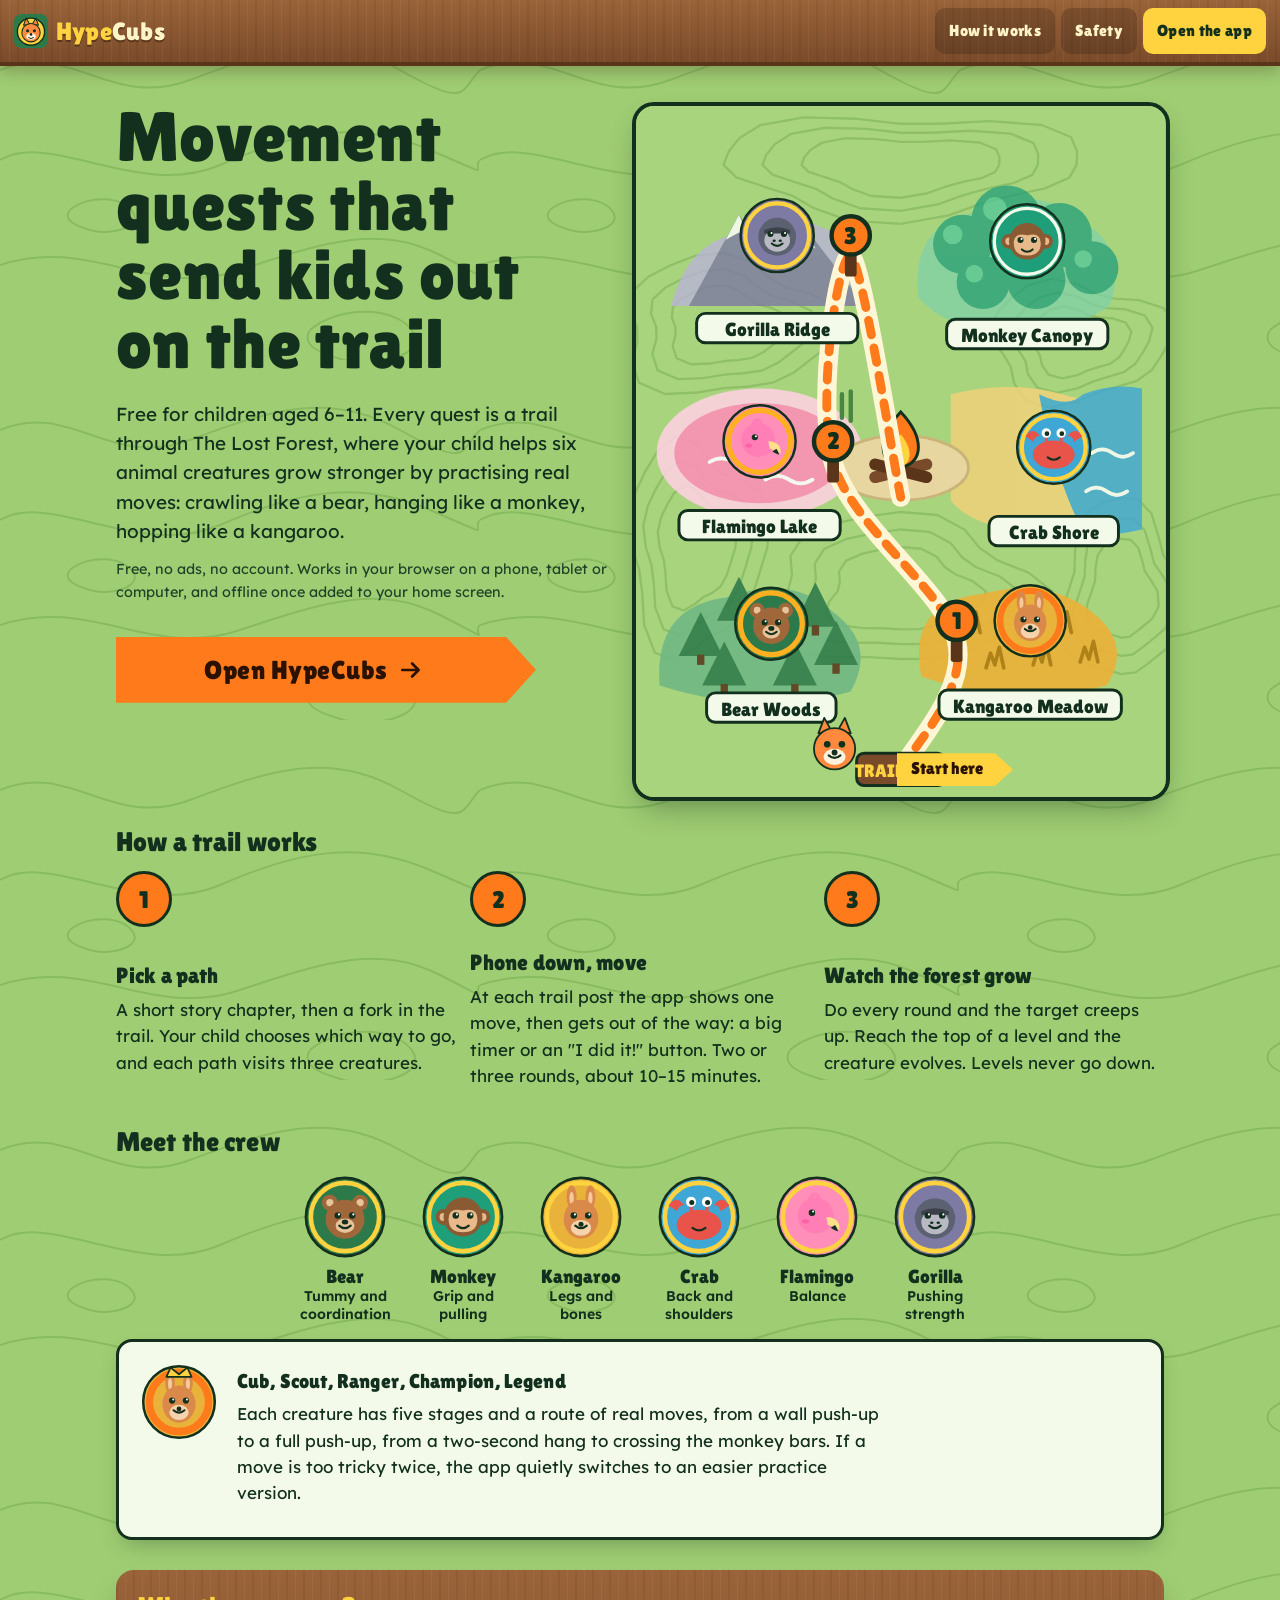
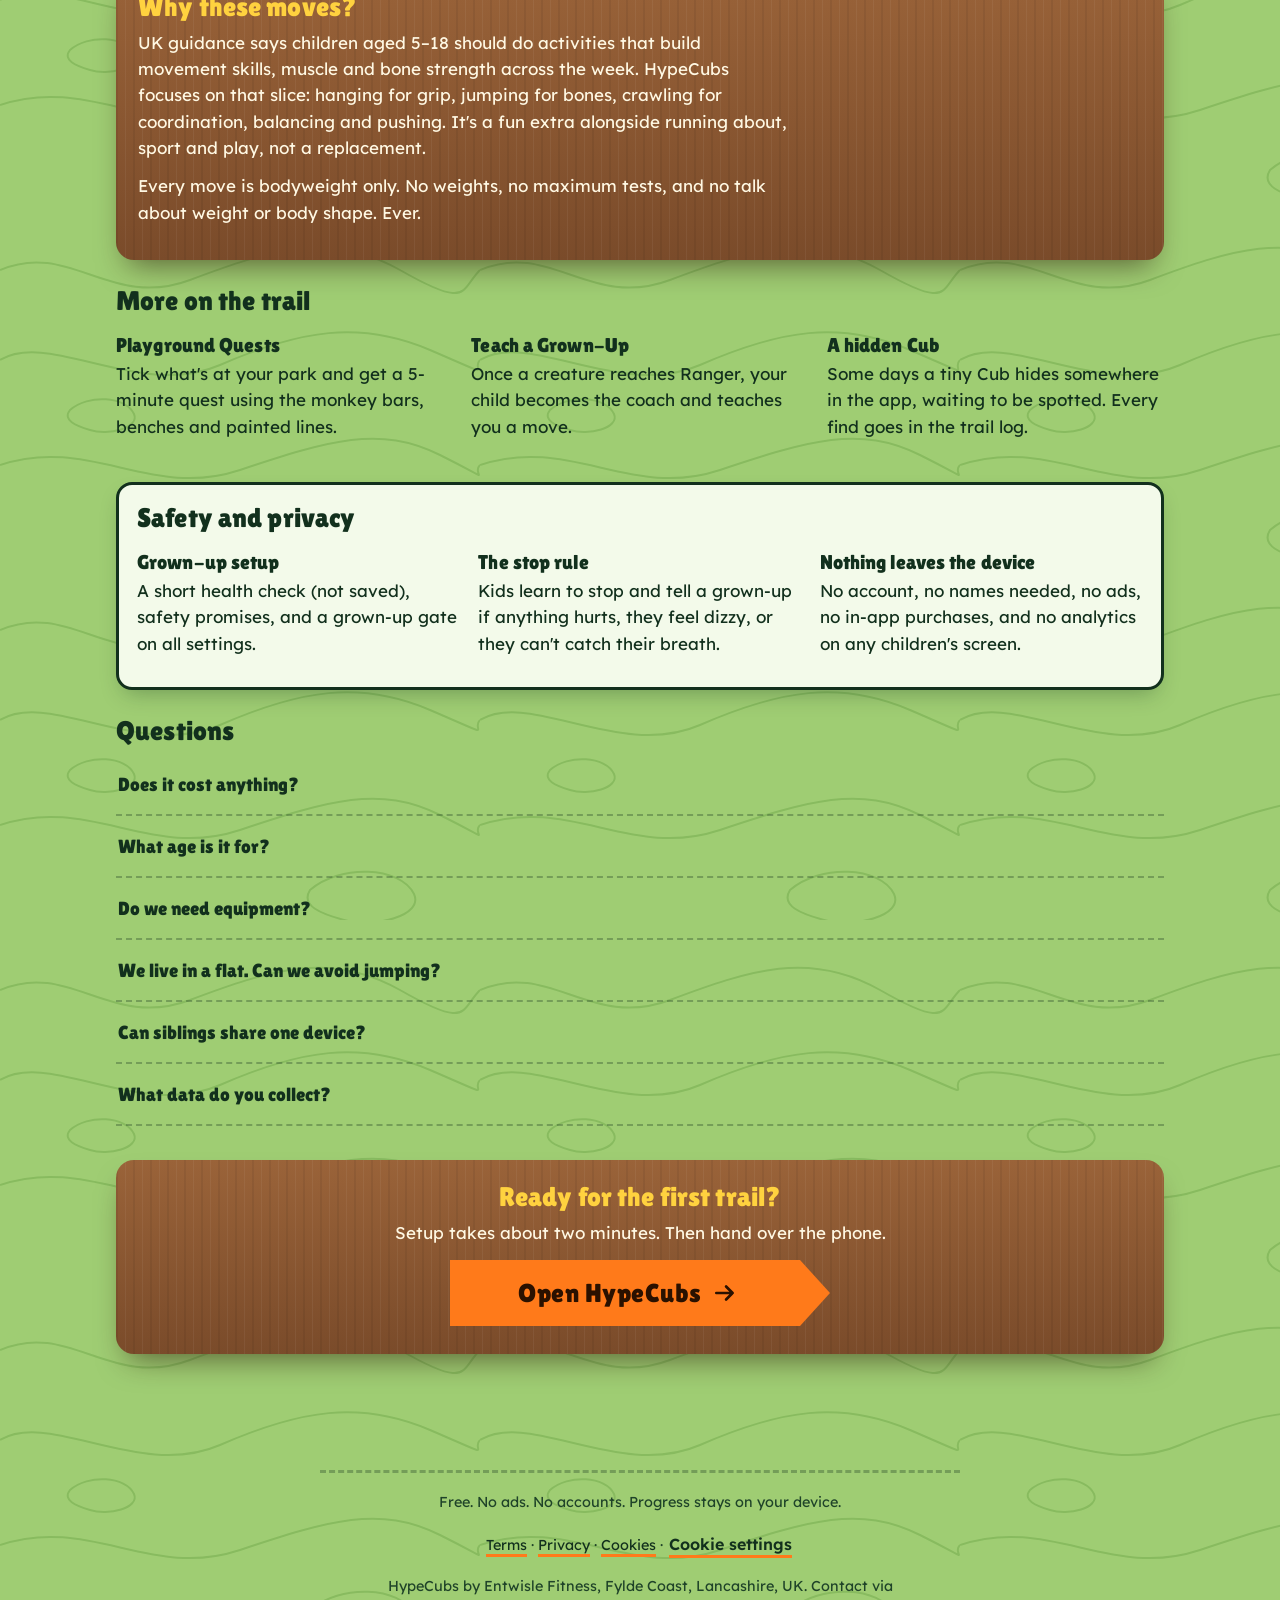
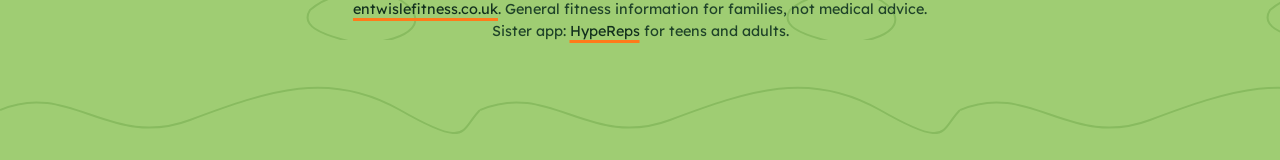
<file: index.html>
<!doctype html>
<html lang="en-GB">
<head>
<meta charset="utf-8">
<meta name="viewport" content="width=device-width, initial-scale=1, viewport-fit=cover">
<title>HypeCubs: free movement quests for kids aged 6–11</title>
<meta name="description" content="HypeCubs is a free, ad-free app for children aged 6–11. Short movement quests where kids level up six animal creatures by practising crawling, hanging, jumping, balancing and pushing. No account, nothing leaves the device.">
<meta name="theme-color" content="#7a4b2a">
<link rel="canonical" href="https://hypecubs.vercel.app/">
<link rel="manifest" href="manifest.webmanifest">
<link rel="icon" href="icon.svg" type="image/svg+xml">
<link rel="apple-touch-icon" href="icon.svg">
<meta property="og:title" content="HypeCubs: free movement quests for kids">
<meta property="og:description" content="Kids level up six animal creatures by practising real movement skills. Free, no ads, no account.">
<meta property="og:type" content="website">
<meta property="og:url" content="https://hypecubs.vercel.app/">
<link rel="preload" href="fonts/lilita-one-latin-400-normal.woff2" as="font" type="font/woff2" crossorigin>
<link rel="stylesheet" href="styles.css">
<script>
  // GA4 + Search Console run on these parent-facing pages ONLY. Never on app.html (the children's screens).
  window.GA_ID = "";      // GA4 Measurement ID, e.g. "G-XXXXXXXXXX". Blank = analytics off.
  window.GSC_TOKEN = "";  // Search Console verification token (content value only).
</script>
<script src="consent.js"></script>
<script type="application/ld+json">
{"@context":"https://schema.org","@type":"WebApplication","name":"HypeCubs","url":"https://hypecubs.vercel.app/","applicationCategory":"HealthApplication","operatingSystem":"Any (web browser)","offers":{"@type":"Offer","price":"0","priceCurrency":"GBP"},"audience":{"@type":"PeopleAudience","suggestedMinAge":6,"suggestedMaxAge":11},"publisher":{"@type":"Organization","name":"Entwisle Fitness","url":"https://entwislefitness.co.uk"}}
</script>
</head>
<body>
<a class="skip" href="#main">Skip to content</a>
<header class="top">
  <a class="brand" href="./"><img src="icon.svg" alt="" width="34" height="34"><span>Hype<b>Cubs</b></span></a>
  <nav aria-label="Main"><a class="navlink" href="#how">How it works</a><a class="navlink" href="#safety">Safety</a><a class="navlink" href="app.html" style="background:var(--sign);color:var(--ink)">Open the app</a></nav>
</header>
<main id="main" class="doc land" tabindex="-1">
  <section class="hero-trail">
    <h1>Movement quests that send kids out on the trail</h1>
    <a class="hero-map mapwrap" href="app.html" aria-label="Start at the trailhead: open HypeCubs"><svg class="map" viewBox="0 0 360 470" role="img" aria-label="Example HypeCubs forest map with a trail through Kangaroo Meadow, Flamingo Lake and Gorilla Ridge"><rect width="360" height="470" fill="#a9d47e"/><g fill="none" stroke="#8fc067" stroke-width="1.6" stroke-linejoin="round"><path d="M140.6 150.0 L131.4 162.6 L118.9 172.3 L107.4 181.2 L93.4 188.0 L76.6 190.7 L60.0 191.8 L41.7 194.8 L19.8 195.8 L2.0 188.1 L-2.6 173.8 L0.9 160.4 L0.6 150.0 L-3.8 138.8 L-2.4 126.3 L8.4 116.1 L23.4 108.3 L40.3 101.8 L60.0 99.8 L78.0 106.0 L89.8 116.1 L101.0 123.1 L118.6 127.8 L136.2 136.6 L140.6 150.0Z"/><path d="M122.9 150.0 L115.7 159.8 L105.9 167.4 L97.0 174.3 L86.1 179.7 L72.9 181.7 L60.0 182.6 L45.7 185.0 L28.6 185.7 L14.7 179.7 L11.1 168.5 L13.9 158.1 L13.7 150.0 L10.2 141.2 L11.3 131.5 L19.8 123.6 L31.5 117.5 L44.7 112.4 L60.0 110.8 L74.0 115.6 L83.2 123.6 L92.0 129.0 L105.7 132.7 L119.4 139.5 L122.9 150.0Z"/><path d="M105.1 150.0 L100.0 157.0 L93.0 162.5 L86.5 167.4 L78.7 171.3 L69.3 172.8 L60.0 173.4 L49.8 175.1 L37.5 175.6 L27.5 171.4 L24.9 163.3 L26.9 155.8 L26.7 150.0 L24.3 143.7 L25.1 136.7 L31.1 131.0 L39.5 126.7 L49.0 123.0 L60.0 121.9 L70.1 125.3 L76.7 131.0 L82.9 134.9 L92.8 137.5 L102.6 142.5 L105.1 150.0Z"/><path d="M362.6 160.0 L356.9 170.2 L350.7 179.5 L340.4 186.9 L326.9 191.0 L314.0 194.8 L300.0 201.1 L281.9 205.1 L265.1 200.3 L257.1 188.6 L254.8 177.4 L249.8 169.0 L242.6 160.0 L241.0 149.5 L246.7 139.5 L255.5 130.3 L266.9 121.7 L282.9 117.6 L300.0 121.1 L312.9 127.8 L325.1 131.0 L341.9 132.0 L358.7 137.4 L365.7 148.3 L362.6 160.0Z"/><path d="M348.8 160.0 L344.4 167.9 L339.5 175.2 L331.5 181.0 L321.0 184.2 L310.9 187.2 L300.0 192.0 L285.9 195.1 L272.8 191.4 L266.5 182.3 L264.8 173.6 L260.8 167.0 L255.2 160.0 L254.0 151.8 L258.5 144.0 L265.3 136.9 L274.2 130.2 L286.7 126.9 L300.0 129.6 L310.1 134.9 L319.6 137.4 L332.7 138.2 L345.8 142.4 L351.2 150.8 L348.8 160.0Z"/><path d="M335.0 160.0 L331.9 165.7 L328.4 170.9 L322.6 175.1 L315.0 177.4 L307.8 179.5 L300.0 183.0 L289.9 185.2 L280.4 182.6 L276.0 176.0 L274.7 169.7 L271.9 165.0 L267.8 160.0 L266.9 154.1 L270.2 148.5 L275.1 143.4 L281.4 138.6 L290.4 136.2 L300.0 138.2 L307.3 142.0 L314.0 143.8 L323.5 144.3 L332.9 147.3 L336.8 153.4 L335.0 160.0Z"/><path d="M283.2 330.0 L279.9 344.9 L260.9 355.9 L240.7 363.7 L222.6 371.0 L202.1 375.9 L180.0 376.0 L158.4 374.7 L133.5 374.7 L106.2 371.0 L89.8 358.9 L92.7 343.0 L103.2 330.0 L106.0 319.0 L105.0 305.9 L113.4 293.0 L132.6 284.4 L155.5 279.3 L180.0 276.0 L205.0 278.1 L223.5 288.1 L233.5 300.3 L245.7 308.9 L266.6 317.1 L283.2 330.0Z"/><path d="M260.5 330.0 L257.9 341.6 L243.1 350.2 L227.3 356.3 L213.2 362.0 L197.3 365.8 L180.0 365.9 L163.2 364.9 L143.8 364.9 L122.4 362.0 L109.6 352.6 L111.9 340.1 L120.1 330.0 L122.3 321.4 L121.5 311.2 L128.0 301.1 L143.0 294.4 L160.9 290.5 L180.0 287.9 L199.5 289.5 L214.0 297.3 L221.7 306.8 L231.2 313.6 L247.5 319.9 L260.5 330.0Z"/><path d="M237.8 330.0 L235.9 338.3 L225.3 344.5 L214.0 348.9 L203.9 353.0 L192.4 355.7 L180.0 355.8 L167.9 355.1 L154.0 355.0 L138.7 353.0 L129.5 346.2 L131.1 337.3 L137.0 330.0 L138.6 323.8 L138.0 316.5 L142.7 309.3 L153.5 304.5 L166.3 301.6 L180.0 299.8 L194.0 301.0 L204.4 306.5 L209.9 313.4 L216.8 318.2 L228.5 322.8 L237.8 330.0Z"/><path d="M299.5 40.0 L294.7 48.7 L278.0 56.0 L254.4 61.1 L234.1 66.5 L212.5 74.4 L180.0 80.1 L144.3 77.8 L120.5 69.2 L106.1 60.9 L87.9 55.1 L68.1 48.5 L59.5 40.0 L62.9 31.1 L70.1 22.0 L84.7 13.0 L114.1 7.7 L150.4 8.7 L180.0 12.1 L206.4 12.1 L240.5 10.3 L275.8 12.9 L295.7 21.1 L299.9 30.9 L299.5 40.0Z"/><path d="M273.2 40.0 L269.4 46.8 L256.4 52.5 L238.0 56.4 L222.2 60.7 L205.4 66.8 L180.0 71.3 L152.1 69.5 L133.6 62.8 L122.3 56.3 L108.2 51.8 L92.7 46.6 L86.0 40.0 L88.6 33.1 L94.3 26.0 L105.6 18.9 L128.6 14.8 L156.9 15.6 L180.0 18.2 L200.6 18.2 L227.2 16.8 L254.7 18.8 L270.3 25.2 L273.5 32.9 L273.2 40.0Z"/><path d="M246.9 40.0 L244.2 44.9 L234.9 49.0 L221.6 51.8 L210.3 54.9 L198.2 59.3 L180.0 62.4 L160.0 61.2 L146.7 56.3 L138.6 51.7 L128.4 48.4 L117.3 44.8 L112.5 40.0 L114.4 35.0 L118.5 29.9 L126.6 24.9 L143.1 21.9 L163.4 22.5 L180.0 24.4 L194.8 24.4 L213.9 23.4 L233.6 24.8 L244.8 29.4 L247.1 34.9 L246.9 40.0Z"/><path d="M89.3 300.0 L83.9 317.9 L78.7 334.0 L71.3 347.6 L61.0 355.3 L50.6 360.3 L40.0 368.8 L26.5 376.7 L12.8 371.7 L5.5 352.6 L4.3 331.4 L2.2 315.4 L-2.7 300.0 L-5.0 281.7 L-1.0 264.0 L6.2 248.6 L15.0 234.1 L26.8 225.0 L40.0 228.8 L50.3 241.5 L58.8 250.5 L70.5 253.6 L84.0 261.4 L91.1 279.2 L89.3 300.0Z"/><path d="M78.4 300.0 L74.3 314.0 L70.2 326.5 L64.4 337.1 L56.4 343.2 L48.3 347.0 L40.0 353.7 L29.5 359.8 L18.8 355.9 L13.1 341.0 L12.1 324.5 L10.5 312.0 L6.7 300.0 L4.9 285.7 L8.0 271.9 L13.7 259.9 L20.5 248.6 L29.7 241.5 L40.0 244.5 L48.0 254.4 L54.7 261.4 L63.8 263.8 L74.3 269.9 L79.9 283.7 L78.4 300.0Z"/><path d="M67.6 300.0 L64.6 310.0 L61.7 319.0 L57.5 326.7 L51.8 331.0 L45.9 333.8 L40.0 338.6 L32.4 343.0 L24.8 340.2 L20.7 329.4 L20.0 317.6 L18.9 308.6 L16.1 300.0 L14.8 289.7 L17.0 279.8 L21.1 271.2 L26.0 263.1 L32.6 258.0 L40.0 260.2 L45.8 267.2 L50.5 272.3 L57.1 274.0 L64.6 278.4 L68.6 288.3 L67.6 300.0Z"/><path d="M373.9 330.0 L375.3 348.2 L367.8 362.7 L357.6 371.4 L348.7 378.6 L339.8 385.1 L330.0 386.3 L320.5 383.3 L310.4 380.9 L298.5 377.2 L289.2 365.4 L288.3 346.8 L293.9 330.0 L298.0 317.1 L298.5 302.7 L301.0 286.5 L308.7 274.7 L319.1 269.1 L330.0 266.3 L341.2 267.4 L350.4 277.0 L355.1 292.3 L358.5 305.4 L365.6 315.7 L373.9 330.0Z"/><path d="M364.2 330.0 L365.3 344.2 L359.5 355.5 L351.5 362.3 L344.6 367.9 L337.7 372.9 L330.0 373.9 L322.6 371.5 L314.7 369.7 L305.5 366.8 L298.2 357.6 L297.5 343.1 L301.8 330.0 L305.0 320.0 L305.5 308.7 L307.4 296.1 L313.4 286.9 L321.5 282.5 L330.0 280.3 L338.7 281.1 L345.9 288.6 L349.6 300.6 L352.2 310.8 L357.7 318.8 L364.2 330.0Z"/><path d="M354.6 330.0 L355.3 340.2 L351.2 348.3 L345.4 353.2 L340.5 357.2 L335.5 360.8 L330.0 361.5 L324.7 359.8 L319.0 358.5 L312.4 356.4 L307.1 349.8 L306.6 339.4 L309.8 330.0 L312.1 322.8 L312.4 314.7 L313.8 305.7 L318.1 299.0 L323.9 295.9 L330.0 294.3 L336.3 294.9 L341.4 300.3 L344.1 308.9 L345.9 316.2 L349.9 322.0 L354.6 330.0Z"/></g><g opacity="0.87"><path d="M16 394 q-4 -54 46 -60 q44 -16 72 10 q30 22 12 54 q-60 18 -130 -4z" fill="#6fb784"/><path d="M44 344 l-15 30 h30 z" fill="#2c7a4a"/><rect x="41.5" y="373" width="5" height="7" fill="#5a3519"/><path d="M70 320 l-15 30 h30 z" fill="#2c7a4a"/><rect x="67.5" y="349" width="5" height="7" fill="#5a3519"/><path d="M96 340 l-15 30 h30 z" fill="#2c7a4a"/><rect x="93.5" y="369" width="5" height="7" fill="#5a3519"/><path d="M122 324 l-15 30 h30 z" fill="#2c7a4a"/><rect x="119.5" y="353" width="5" height="7" fill="#5a3519"/><path d="M60 364 l-15 30 h30 z" fill="#2c7a4a"/><rect x="57.5" y="393" width="5" height="7" fill="#5a3519"/><path d="M108 364 l-15 30 h30 z" fill="#2c7a4a"/><rect x="105.5" y="393" width="5" height="7" fill="#5a3519"/><path d="M136 350 l-15 30 h30 z" fill="#2c7a4a"/><rect x="133.5" y="379" width="5" height="7" fill="#5a3519"/></g><g opacity="0.8049999999999999"><path d="M24 136 q10 -40 40 -48 q30 -30 60 -6 q30 8 38 54 z" fill="#b9b4d6"/><path d="M36 136 l34 -62 l26 40 l20 -30 l40 52z" fill="#7d7aa3"/><path d="M70 74 l-9 17 l9 -5 l8 6z M116 84 l-7 12 l7 -3 l6 4z" fill="#fff"/></g><g opacity="0.935"><path d="M194 388 q-10 -50 40 -56 q46 -12 76 12 q28 22 10 50 q-60 16 -126 -6z" fill="#e9b23a"/><path d="M222 358 l3 -10 l3 8 l3 -12 l3 14" stroke="#b07d12" stroke-width="2.5" fill="none" stroke-linecap="round" stroke-linejoin="round"/><path d="M252 344 l3 -10 l3 8 l3 -12 l3 14" stroke="#b07d12" stroke-width="2.5" fill="none" stroke-linecap="round" stroke-linejoin="round"/><path d="M284 358 l3 -10 l3 8 l3 -12 l3 14" stroke="#b07d12" stroke-width="2.5" fill="none" stroke-linecap="round" stroke-linejoin="round"/><path d="M302 378 l3 -10 l3 8 l3 -12 l3 14" stroke="#b07d12" stroke-width="2.5" fill="none" stroke-linecap="round" stroke-linejoin="round"/><path d="M238 382 l3 -10 l3 8 l3 -12 l3 14" stroke="#b07d12" stroke-width="2.5" fill="none" stroke-linecap="round" stroke-linejoin="round"/><path d="M270 380 l3 -10 l3 8 l3 -12 l3 14" stroke="#b07d12" stroke-width="2.5" fill="none" stroke-linecap="round" stroke-linejoin="round"/></g><g opacity="0.8049999999999999"><path d="M214 196 q40 -10 76 0 q30 10 54 -4 v96 q-50 10 -90 0 q-30 -6 -40 -20z" fill="#f5d27a"/><path d="M274 196 q20 10 30 0 q20 -8 40 -4 v96 q-26 6 -40 2 q-20 -40 -30 -94z" fill="#3fa7d6"/><path d="M310 236 q7 -5 14 0 t14 0 M306 262 q7 -5 14 0 t14 0" stroke="#fff" stroke-width="2.5" fill="none" stroke-linecap="round"/></g><g opacity="0.87"><ellipse cx="84" cy="236" rx="70" ry="44" fill="#ffd1e3"/><ellipse cx="84" cy="236" rx="58" ry="34" fill="#ff8fb8"/><path d="M50 242 q8 -5 16 0 t16 0 M88 254 q8 -5 16 0 t16 0" stroke="#fff" stroke-width="2.5" fill="none" stroke-linecap="round"/><path d="M140 212 v-16 M146 214 v-20 M134 216 v-12" stroke="#3d7a3a" stroke-width="3" stroke-linecap="round"/></g><g opacity="0.74"><path d="M192 130 q-6 -50 40 -58 q40 -20 70 6 q34 18 20 58 q-30 20 -70 14 q-40 4 -60 -20z" fill="#7fd0a9"/><circle cx="222" cy="94" r="20" fill="#1f9e7a"/><circle cx="215.33333333333334" cy="87.33333333333333" r="6.666666666666667" fill="#4fc79a"/><circle cx="252" cy="78" r="24" fill="#1f9e7a"/><circle cx="244" cy="70" r="8" fill="#4fc79a"/><circle cx="288" cy="88" r="22" fill="#1f9e7a"/><circle cx="280.6666666666667" cy="80.66666666666667" r="7.333333333333333" fill="#4fc79a"/><circle cx="310" cy="110" r="18" fill="#1f9e7a"/><circle cx="304" cy="104" r="6" fill="#4fc79a"/><circle cx="236" cy="120" r="18" fill="#1f9e7a"/><circle cx="230" cy="114" r="6" fill="#4fc79a"/><circle cx="272" cy="118" r="20" fill="#1f9e7a"/><circle cx="265.3333333333333" cy="111.33333333333333" r="6.666666666666667" fill="#4fc79a"/></g><ellipse cx="180" cy="246" rx="46" ry="22" fill="#e8d6a0" stroke="#c9b47a" stroke-width="2"/><rect x="158" y="244" width="44" height="8" rx="4" fill="#7a4b2a" transform="rotate(-14 180 248)"/><rect x="158" y="244" width="44" height="8" rx="4" fill="#5a3519" transform="rotate(14 180 248)"/><path d="M180 208 C 196 225.1, 196 242, 180 246 C 164 242, 164 225.1, 180 208Z" fill="#ff7a1a" stroke="#12301d" stroke-width="2"/><path d="M180 223.2 C 188 232.7, 188 243, 180 245 C 172 243, 172 232.7, 180 223.2Z" fill="#ffd23f"/><path d="M180 452 C186.3 437.3 225.7 399.0 218 364 C210.3 329.0 146.0 285.7 134 242 C122.0 198.3 138.3 98.0 146 102 C153.7 106.0 174.3 238.7 180 266" stroke="#fff6d6" stroke-width="13" fill="none" stroke-linecap="round" pathLength="1"/><path d="M180 452 C186.3 437.3 225.7 399.0 218 364 C210.3 329.0 146.0 285.7 134 242 C122.0 198.3 138.3 98.0 146 102 C153.7 106.0 174.3 238.7 180 266" stroke="#ff7a1a" stroke-width="6" fill="none" stroke-linecap="round" stroke-dasharray="10 9"/><g style="animation-delay:0s"><rect x="214" y="356" width="8" height="22" rx="2" fill="#5a3519"/><circle cx="218" cy="350" r="13" fill="#ff7a1a" stroke="#12301d" stroke-width="3"/><text x="218" y="355.5" text-anchor="middle" font-size="16" fill="#12301d">1</text></g><g style="animation-delay:0s"><rect x="130" y="234" width="8" height="22" rx="2" fill="#5a3519"/><circle cx="134" cy="228" r="13" fill="#ff7a1a" stroke="#12301d" stroke-width="3"/><text x="134" y="233.5" text-anchor="middle" font-size="16" fill="#12301d">2</text></g><g style="animation-delay:0s"><rect x="142" y="94" width="8" height="22" rx="2" fill="#5a3519"/><circle cx="146" cy="88" r="13" fill="#ff7a1a" stroke="#12301d" stroke-width="3"/><text x="146" y="93.5" text-anchor="middle" font-size="16" fill="#12301d">3</text></g><svg x="64" y="324" viewBox="0 0 100 100" width="56" height="56" aria-hidden="true" focusable="false"><circle cx="50" cy="50" r="43.8" fill="#2c7a4a" stroke="#12301d" stroke-width="3"/><circle cx="50" cy="50" r="37.6" fill="none" stroke="#ffb020" stroke-width="6.4"/><g transform="translate(9 9) scale(.82)"><circle cx="29" cy="30" r="11" fill="#a0673a"/><circle cx="71" cy="30" r="11" fill="#a0673a"/><circle cx="29" cy="30" r="5" fill="#e7c49a"/><circle cx="71" cy="30" r="5" fill="#e7c49a"/><circle cx="50" cy="53" r="27" fill="#a0673a"/><ellipse cx="50" cy="62" rx="13" ry="10" fill="#e7c49a"/><ellipse cx="50" cy="57" rx="4.5" ry="3.5" fill="#12301d"/><circle cx="40" cy="48" r="4.5" fill="#12301d"/><circle cx="60" cy="48" r="4.5" fill="#12301d"/><circle cx="41.6" cy="46.4" r="1.5" fill="#fff"/><circle cx="61.6" cy="46.4" r="1.5" fill="#fff"/><path d="M42 62 q8 7 16 0" stroke="#12301d" stroke-width="3" fill="none" stroke-linecap="round"/></g></svg><rect x="48" y="399" width="88" height="20" rx="6" fill="#f3faea" stroke="#12301d" stroke-width="2"/><text x="92" y="414.5" text-anchor="middle" font-size="13" fill="#12301d">Bear Woods</text><svg x="68" y="60" viewBox="0 0 100 100" width="56" height="56" aria-hidden="true" focusable="false"><circle cx="50" cy="50" r="44.4" fill="#7d7aa3" stroke="#12301d" stroke-width="3"/><circle cx="50" cy="50" r="38.8" fill="none" stroke="#ffd23f" stroke-width="5.2"/><g transform="translate(9 9) scale(.82)"><circle cx="50" cy="52" r="28" fill="#5b6170"/><ellipse cx="50" cy="57" rx="19" ry="17" fill="#b8b9c2"/><path d="M31 42 q19 -8 38 0 v5 h-38z" fill="#3c404b"/><circle cx="40" cy="48" r="4.5" fill="#12301d"/><circle cx="60" cy="48" r="4.5" fill="#12301d"/><circle cx="41.6" cy="46.4" r="1.5" fill="#fff"/><circle cx="61.6" cy="46.4" r="1.5" fill="#fff"/><ellipse cx="45.5" cy="58" rx="2.4" ry="1.8" fill="#12301d"/><ellipse cx="54.5" cy="58" rx="2.4" ry="1.8" fill="#12301d"/><path d="M42 62 q8 7 16 0" stroke="#12301d" stroke-width="3" fill="none" stroke-linecap="round"/></g></svg><rect x="41.199999999999996" y="141" width="109.60000000000001" height="20" rx="6" fill="#f3faea" stroke="#12301d" stroke-width="2"/><text x="96" y="156.5" text-anchor="middle" font-size="13" fill="#12301d">Gorilla Ridge</text><svg x="240" y="322" viewBox="0 0 100 100" width="56" height="56" aria-hidden="true" focusable="false"><circle cx="50" cy="50" r="43.2" fill="#e9b23a" stroke="#12301d" stroke-width="3"/><circle cx="50" cy="50" r="36.4" fill="none" stroke="#ff7a1a" stroke-width="7.6"/><g transform="translate(9 9) scale(.82)"><ellipse cx="37" cy="22" rx="7" ry="16" fill="#d9894a"/><ellipse cx="63" cy="22" rx="7" ry="16" fill="#d9894a"/><ellipse cx="37" cy="24" rx="3" ry="9" fill="#f6c99b"/><ellipse cx="63" cy="24" rx="3" ry="9" fill="#f6c99b"/><ellipse cx="50" cy="53" rx="24" ry="27" fill="#d9894a"/><ellipse cx="50" cy="65" rx="14" ry="11" fill="#f6d3ad"/><circle cx="50" cy="60" r="3.5" fill="#12301d"/><circle cx="40" cy="48" r="4.5" fill="#12301d"/><circle cx="60" cy="48" r="4.5" fill="#12301d"/><circle cx="41.6" cy="46.4" r="1.5" fill="#fff"/><circle cx="61.6" cy="46.4" r="1.5" fill="#fff"/><path d="M42 62 q8 7 16 0" stroke="#12301d" stroke-width="3" fill="none" stroke-linecap="round"/></g></svg><rect x="206" y="397" width="124" height="20" rx="6" fill="#f3faea" stroke="#12301d" stroke-width="2"/><text x="268" y="412.5" text-anchor="middle" font-size="13" fill="#12301d">Kangaroo Meadow</text><svg x="256" y="204" viewBox="0 0 100 100" width="56" height="56" aria-hidden="true" focusable="false"><circle cx="50" cy="50" r="44.4" fill="#3fa7d6" stroke="#12301d" stroke-width="3"/><circle cx="50" cy="50" r="38.8" fill="none" stroke="#ffd23f" stroke-width="5.2"/><g transform="translate(9 9) scale(.82)"><path d="M8 34 q10 -16 22 0 q-8 -2 -10 8z" fill="#e8534a"/><path d="M92 34 q-10 -16 -22 0 q8 -2 10 8z" fill="#e8534a"/><ellipse cx="50" cy="61" rx="31" ry="21" fill="#e8534a"/><path d="M39 44 v-12 M61 44 v-12" stroke="#e8534a" stroke-width="4.5" stroke-linecap="round"/><circle cx="39" cy="29" r="7" fill="#fff"/><circle cx="61" cy="29" r="7" fill="#fff"/><circle cx="40" cy="30" r="3.5" fill="#12301d"/><circle cx="62" cy="30" r="3.5" fill="#12301d"/><path d="M41 65 q9 7 18 0" stroke="#12301d" stroke-width="3" fill="none" stroke-linecap="round"/></g></svg><rect x="240" y="279" width="88" height="20" rx="6" fill="#f3faea" stroke="#12301d" stroke-width="2"/><text x="284" y="294.5" text-anchor="middle" font-size="13" fill="#12301d">Crab Shore</text><svg x="56" y="200" viewBox="0 0 100 100" width="56" height="56" aria-hidden="true" focusable="false"><circle cx="50" cy="50" r="43.8" fill="#ff8fb8" stroke="#12301d" stroke-width="3"/><circle cx="50" cy="50" r="37.6" fill="none" stroke="#ffb020" stroke-width="6.4"/><g transform="translate(9 9) scale(.82)"><circle cx="48" cy="48" r="25" fill="#ff7eb6"/><path d="M63 50 q20 1 18 18 q-7 -5 -16 -7z" fill="#ffe08a"/><path d="M75 61 q4 6 4 9 q-6 -2 -10 -5z" fill="#12301d"/><circle cx="43" cy="44" r="4.5" fill="#12301d"/><circle cx="44.6" cy="42.4" r="1.5" fill="#fff"/><ellipse cx="34" cy="56" rx="5" ry="3" fill="#ff4f97" opacity=".6"/><path d="M40 24 q6 -10 12 -2" stroke="#ff7eb6" stroke-width="5" fill="none" stroke-linecap="round"/></g></svg><rect x="29.199999999999996" y="275" width="109.60000000000001" height="20" rx="6" fill="#f3faea" stroke="#12301d" stroke-width="2"/><text x="84" y="290.5" text-anchor="middle" font-size="13" fill="#12301d">Flamingo Lake</text><svg x="238" y="64" viewBox="0 0 100 100" width="56" height="56" aria-hidden="true" focusable="false"><circle cx="50" cy="50" r="45" fill="#1f9e7a" stroke="#12301d" stroke-width="3"/><circle cx="50" cy="50" r="40" fill="none" stroke="#f3faea" stroke-width="4"/><g transform="translate(9 9) scale(.82)"><circle cx="23" cy="50" r="11" fill="#8a5a33"/><circle cx="77" cy="50" r="11" fill="#8a5a33"/><circle cx="23" cy="50" r="5.5" fill="#e8b98a"/><circle cx="77" cy="50" r="5.5" fill="#e8b98a"/><circle cx="50" cy="50" r="27" fill="#8a5a33"/><path d="M30 53 q0 -17 20 -12 q20 -5 20 12 q0 18 -20 18 q-20 0 -20 -18z" fill="#e8b98a"/><circle cx="40" cy="48" r="4.5" fill="#12301d"/><circle cx="60" cy="48" r="4.5" fill="#12301d"/><circle cx="41.6" cy="46.4" r="1.5" fill="#fff"/><circle cx="61.6" cy="46.4" r="1.5" fill="#fff"/><path d="M42 62 q8 7 16 0" stroke="#12301d" stroke-width="3" fill="none" stroke-linecap="round"/></g></svg><rect x="211.2" y="145" width="109.60000000000001" height="20" rx="6" fill="#f3faea" stroke="#12301d" stroke-width="2"/><text x="266" y="160.5" text-anchor="middle" font-size="13" fill="#12301d">Monkey Canopy</text><rect x="150" y="440" width="60" height="22" rx="5" fill="#7a4b2a" stroke="#12301d" stroke-width="2"/><text x="180" y="456" text-anchor="middle" font-size="12" fill="#ffd23f">TRAILHEAD</text><g transform="translate(110 410) scale(0.5)"><path d="M28 33 L36 12 L46 30 Z" fill="#ff8a3d" stroke="#12301d" stroke-width="2.5" stroke-linejoin="round"/><path d="M72 33 L64 12 L54 30 Z" fill="#ff8a3d" stroke="#12301d" stroke-width="2.5" stroke-linejoin="round"/><circle cx="50" cy="54" r="28" fill="#ff8a3d" stroke="#12301d" stroke-width="2.5"/><ellipse cx="50" cy="65" rx="15" ry="11" fill="#fff1dd"/><circle cx="50" cy="59" r="4" fill="#12301d"/><circle cx="40" cy="48" r="4.5" fill="#12301d"/><circle cx="60" cy="48" r="4.5" fill="#12301d"/><path d="M42 63 q8 7 16 0" stroke="#12301d" stroke-width="3" fill="none" stroke-linecap="round"/></g></svg><span class="trailhead-cta" aria-hidden="true">Start here</span></a>
    <div class="hero-cta"><a class="sign" href="app.html">Open HypeCubs <svg width="26" height="26" viewBox="0 0 24 24" fill="none" stroke="currentColor" stroke-width="2.5" stroke-linecap="round" stroke-linejoin="round" aria-hidden="true"><path d="M4 12h15M13 6l6 6-6 6"/></svg></a></div>
    <div class="hero-copy">
      <p class="lead">Free for children aged 6–11. Every quest is a trail through The Lost Forest, where your child helps six animal creatures grow stronger by practising real moves: crawling like a bear, hanging like a monkey, hopping like a kangaroo.</p>
      <p class="small muted">Free, no ads, no account. Works in your browser on a phone, tablet or computer, and offline once added to your home screen.</p>
    </div>
  </section>

  <h2 id="how">How a trail works</h2>
  <div class="stages">
    <div class="stage"><span class="stop">1</span><div><h3>Pick a path</h3><p>A short story chapter, then a fork in the trail. Your child chooses which way to go, and each path visits three creatures.</p></div></div>
    <div class="stage"><span class="stop">2</span><div><h3>Phone down, move</h3><p>At each trail post the app shows one move, then gets out of the way: a big timer or an "I did it!" button. Two or three rounds, about 10–15 minutes.</p></div></div>
    <div class="stage"><span class="stop">3</span><div><h3>Watch the forest grow</h3><p>Do every round and the target creeps up. Reach the top of a level and the creature evolves. Levels never go down.</p></div></div>
  </div>

  <h2>Meet the crew</h2>
  <div class="creature-row">
    <figure><img src="img/bear.svg" alt="" width="96" height="96"><figcaption><b>Bear</b>Tummy and coordination</figcaption></figure>
    <figure><img src="img/monkey.svg" alt="" width="96" height="96"><figcaption><b>Monkey</b>Grip and pulling</figcaption></figure>
    <figure><img src="img/kangaroo.svg" alt="" width="96" height="96"><figcaption><b>Kangaroo</b>Legs and bones</figcaption></figure>
    <figure><img src="img/crab.svg" alt="" width="96" height="96"><figcaption><b>Crab</b>Back and shoulders</figcaption></figure>
    <figure><img src="img/flamingo.svg" alt="" width="96" height="96"><figcaption><b>Flamingo</b>Balance</figcaption></figure>
    <figure><img src="img/gorilla.svg" alt="" width="96" height="96"><figcaption><b>Gorilla</b>Pushing strength</figcaption></figure>
  </div>
  <section class="sheet">
    <div class="row" style="flex-wrap:nowrap;align-items:flex-start;gap:16px"><img src="img/legend.svg" alt="" width="84" height="84"><div>
    <h3>Cub, Scout, Ranger, Champion, Legend</h3>
    <p>Each creature has five stages and a route of real moves, from a wall push-up to a full push-up, from a two-second hang to crossing the monkey bars. If a move is too tricky twice, the app quietly switches to an easier practice version.</p></div></div>
  </section>

  <section class="board-wood" style="margin-top:30px">
  <h2>Why these moves?</h2>
  <p>UK guidance says children aged 5–18 should do activities that build movement skills, muscle and bone strength across the week. HypeCubs focuses on that slice: hanging for grip, jumping for bones, crawling for coordination, balancing and pushing. It's a fun extra alongside running about, sport and play, not a replacement.</p>
  <p>Every move is bodyweight only. No weights, no maximum tests, and no talk about weight or body shape. Ever.</p>

  </section>

  <h2>More on the trail</h2>
  <div class="promise">
    <div><h3>Playground Quests</h3><p>Tick what's at your park and get a 5-minute quest using the monkey bars, benches and painted lines.</p></div>
    <div><h3>Teach a Grown-Up</h3><p>Once a creature reaches Ranger, your child becomes the coach and teaches you a move.</p></div>
    <div><h3>A hidden Cub</h3><p>Some days a tiny Cub hides somewhere in the app, waiting to be spotted. Every find goes in the trail log.</p></div>
  </div>

  <section class="sheet" style="margin-top:30px">
  <h2 id="safety" style="margin-top:0">Safety and privacy</h2>
  <div class="promise">
    <div><h3>Grown-up setup</h3><p>A short health check (not saved), safety promises, and a grown-up gate on all settings.</p></div>
    <div><h3>The stop rule</h3><p>Kids learn to stop and tell a grown-up if anything hurts, they feel dizzy, or they can't catch their breath.</p></div>
    <div><h3>Nothing leaves the device</h3><p>No account, no names needed, no ads, no in-app purchases, and no analytics on any children's screen.</p></div>
  </div>

  </section>

  <h2>Questions</h2>
  <details><summary>Does it cost anything?</summary><p>No. HypeCubs is free, with no adverts, subscriptions or in-app purchases.</p></details>
  <details><summary>What age is it for?</summary><p>Ages 6–11. Cubs (6–8) get 2 rounds and instructions read aloud. Explorers (9–11) get 3 rounds. From 11, HypeReps, our app for teens and adults, is the next step with a grown-up's OK.</p></details>
  <details><summary>Do we need equipment?</summary><p>No. If your child can use monkey bars or a secure pull-up bar, the Monkey moves use it. If not, they get floor versions.</p></details>
  <details><summary>We live in a flat. Can we avoid jumping?</summary><p>Yes. Switch on Quiet mode and every jump is swapped for a quiet move.</p></details>
  <details><summary>Can siblings share one device?</summary><p>Yes. Add a trail card for each child in the Grown-ups area.</p></details>
  <details><summary>What data do you collect?</summary><p>From the app: nothing. Progress is saved on your device only. On these information pages we use Google Analytics, but only if you click Accept. See our <a href="privacy.html">privacy policy</a>.</p></details>

  <section class="board-wood center" style="margin-top:34px">
    <h2>Ready for the first trail?</h2>
    <p style="margin-inline:auto">Setup takes about two minutes. Then hand over the phone.</p>
    <a class="sign" href="app.html" style="max-width:380px;margin-inline:auto">Open HypeCubs <svg width="26" height="26" viewBox="0 0 24 24" fill="none" stroke="currentColor" stroke-width="2.5" stroke-linecap="round" stroke-linejoin="round" aria-hidden="true"><path d="M4 12h15M13 6l6 6-6 6"/></svg></a>
  </section>
</main>
<footer class="foot">
  <p>Free. No ads. No accounts. Progress stays on your device.</p>
  <p><a href="terms.html">Terms</a> · <a href="privacy.html">Privacy</a> · <a href="cookies.html">Cookies</a> · <button class="linkbtn" id="cookieSettings">Cookie settings</button></p>
  <p class="small">HypeCubs by Entwisle Fitness, Fylde Coast, Lancashire, UK. Contact via <a href="https://entwislefitness.co.uk" rel="noopener">entwislefitness.co.uk</a>. General fitness information for families, not medical advice. Sister app: <a href="https://hypereps.vercel.app" rel="noopener">HypeReps</a> for teens and adults.</p>
</footer>
</body>
</html>
</file>
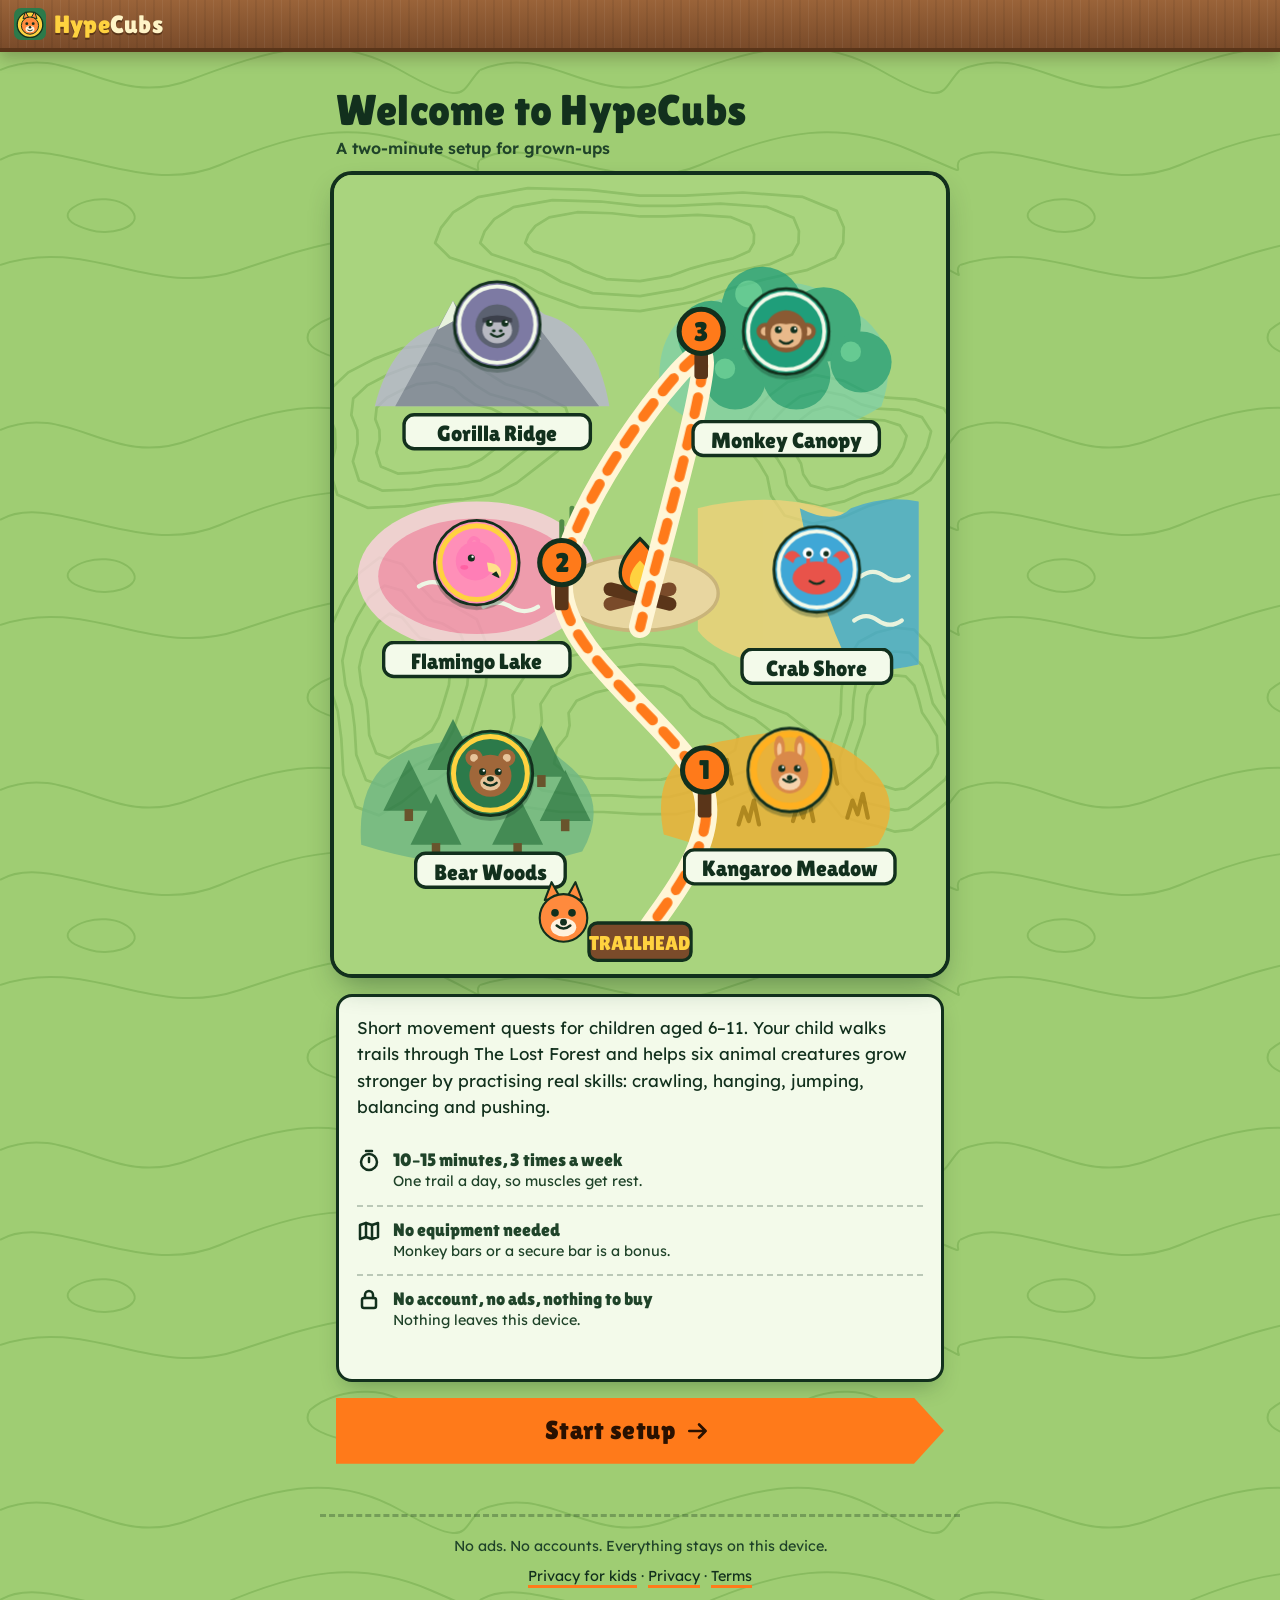
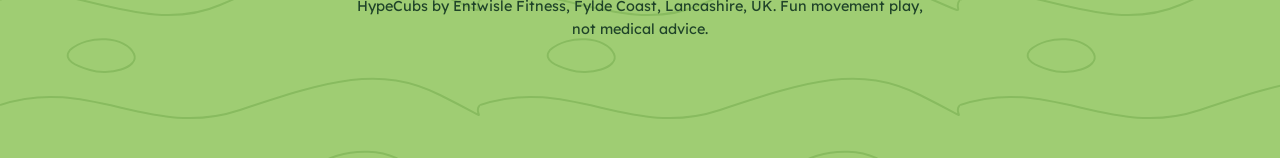
<file: app.html>
<!doctype html>
<html lang="en-GB">
<head>
<meta charset="utf-8">
<meta name="viewport" content="width=device-width, initial-scale=1, viewport-fit=cover">
<title>HypeCubs: movement quests for kids</title>
<meta name="description" content="HypeCubs app: short movement quests for children aged 6 to 11.">
<meta name="robots" content="noindex">
<meta name="theme-color" content="#7a4b2a">
<link rel="manifest" href="manifest.webmanifest">
<link rel="icon" href="icon.svg" type="image/svg+xml">
<link rel="apple-touch-icon" href="icon.svg">
<link rel="preload" href="fonts/lilita-one-latin-400-normal.woff2" as="font" type="font/woff2" crossorigin>
<link rel="stylesheet" href="styles.css">
<!-- No analytics or third-party scripts on any child-facing screen (ICO Children's Code). -->
</head>
<body class="kid">
<a class="skip" href="#main">Skip to content</a>
<header class="top">
  <div class="brand"><img src="icon.svg" alt="" width="32" height="32"><span>Hype<b>Cubs</b></span></div>
  <nav aria-label="Main">
    <button class="nav" data-view="home">Map</button>
    <button class="nav" data-view="codex">Creatures</button>
    <button class="nav" data-view="grownups">Grown-ups</button>
  </nav>
</header>
<main id="main" tabindex="-1"></main>
<div id="hype" class="hype" role="status" aria-live="polite"></div>
<div id="modal" class="modal" hidden role="dialog" aria-modal="true" aria-labelledby="modalTitle"></div>
<footer class="foot">
  <p>No ads. No accounts. Everything stays on this device.</p>
  <p><a href="privacy.html#kids">Privacy for kids</a> · <a href="privacy.html">Privacy</a> · <a href="terms.html">Terms</a></p>
  <p class="small">HypeCubs by Entwisle Fitness, Fylde Coast, Lancashire, UK. Fun movement play, not medical advice.</p>
</footer>
<script src="data.js"></script>
<script src="app.js"></script>
<script>
  if ('serviceWorker' in navigator) {
    window.addEventListener('load', function () { navigator.serviceWorker.register('sw.js').catch(function () {}); });
  }
</script>
</body>
</html>
</file>
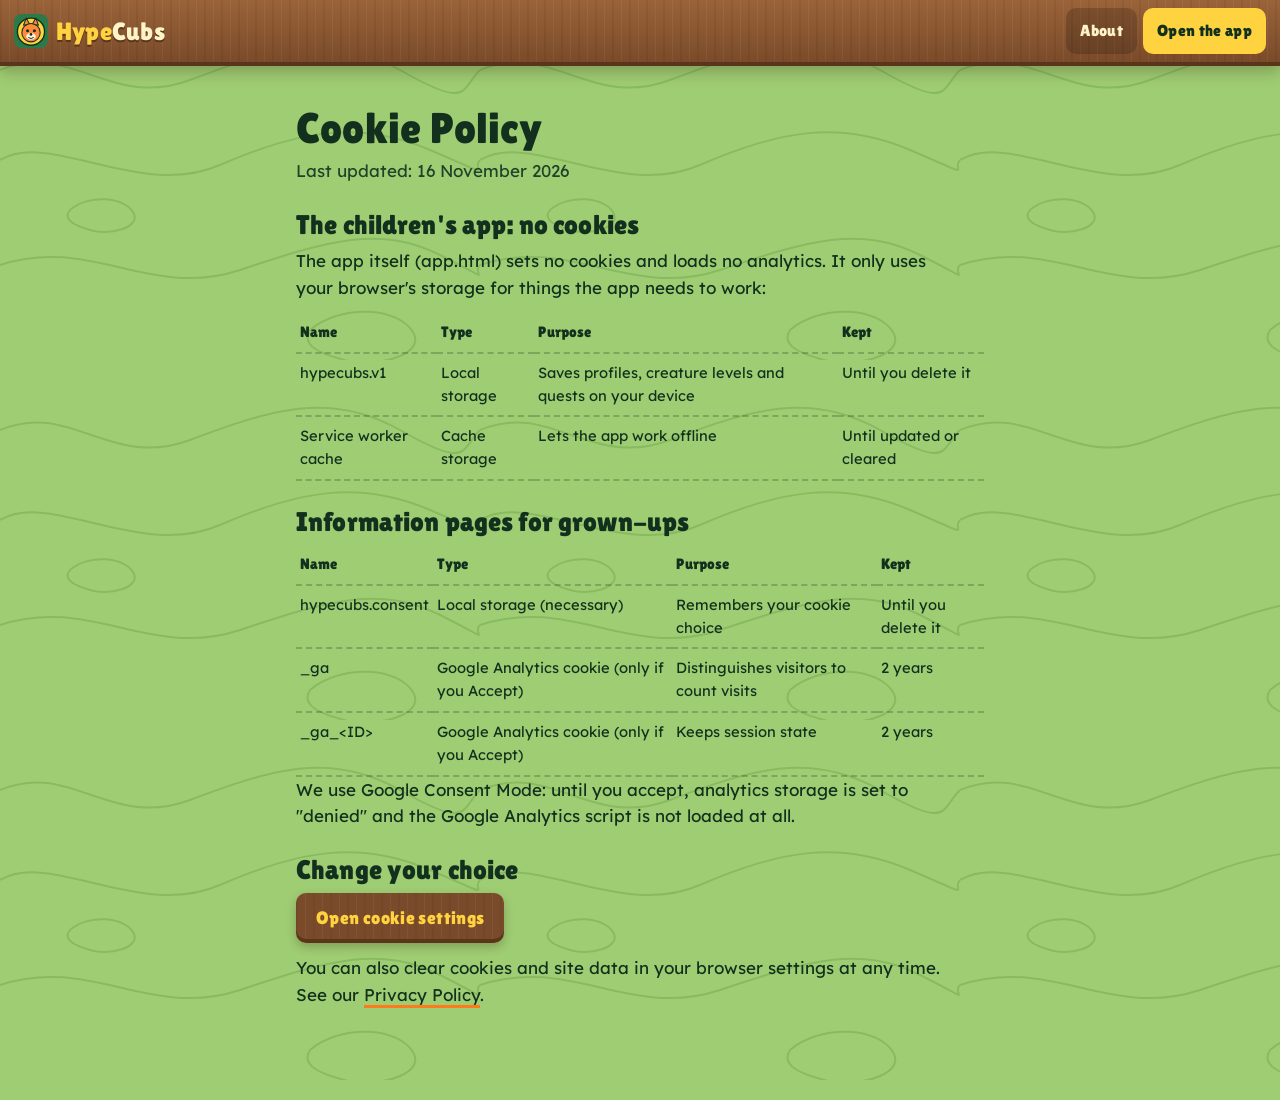
<file: cookies.html>
<!doctype html>
<html lang="en-GB">
<head>
<meta charset="utf-8">
<meta name="viewport" content="width=device-width, initial-scale=1">
<title>Cookie Policy: HypeCubs</title>
<meta name="description" content="Cookies and local storage used by HypeCubs.">
<link rel="stylesheet" href="styles.css">
<link rel="icon" href="icon.svg" type="image/svg+xml">
<script>window.GA_ID = ""; window.GSC_TOKEN = "";</script>
<script src="consent.js"></script>
</head>
<body>
<header class="top"><a class="brand" href="./"><img src="icon.svg" alt="" width="34" height="34"><span>Hype<b>Cubs</b></span></a><nav aria-label="Main"><a class="navlink" href="./">About</a><a class="navlink" href="app.html" style="background:var(--sign);color:var(--ink)">Open the app</a></nav></header>
<main class="doc" id="main">
<h1>Cookie Policy</h1>
<p class="muted">Last updated: 16 November 2026</p>

<h2>The children's app: no cookies</h2>
<p>The app itself (app.html) sets no cookies and loads no analytics. It only uses your browser's storage for things the app needs to work:</p>
<table>
  <thead><tr><th>Name</th><th>Type</th><th>Purpose</th><th>Kept</th></tr></thead>
  <tbody>
    <tr><td>hypecubs.v1</td><td>Local storage</td><td>Saves profiles, creature levels and quests on your device</td><td>Until you delete it</td></tr>
    <tr><td>Service worker cache</td><td>Cache storage</td><td>Lets the app work offline</td><td>Until updated or cleared</td></tr>
  </tbody>
</table>

<h2>Information pages for grown-ups</h2>
<table>
  <thead><tr><th>Name</th><th>Type</th><th>Purpose</th><th>Kept</th></tr></thead>
  <tbody>
    <tr><td>hypecubs.consent</td><td>Local storage (necessary)</td><td>Remembers your cookie choice</td><td>Until you delete it</td></tr>
    <tr><td>_ga</td><td>Google Analytics cookie (only if you Accept)</td><td>Distinguishes visitors to count visits</td><td>2 years</td></tr>
    <tr><td>_ga_&lt;ID&gt;</td><td>Google Analytics cookie (only if you Accept)</td><td>Keeps session state</td><td>2 years</td></tr>
  </tbody>
</table>
<p>We use Google Consent Mode: until you accept, analytics storage is set to "denied" and the Google Analytics script is not loaded at all.</p>

<h2>Change your choice</h2>
<p><button class="plank" id="cookieSettings" type="button">Open cookie settings</button></p>
<p>You can also clear cookies and site data in your browser settings at any time. See our <a href="privacy.html">Privacy Policy</a>.</p>
</main>
</body>
</html>
</file>
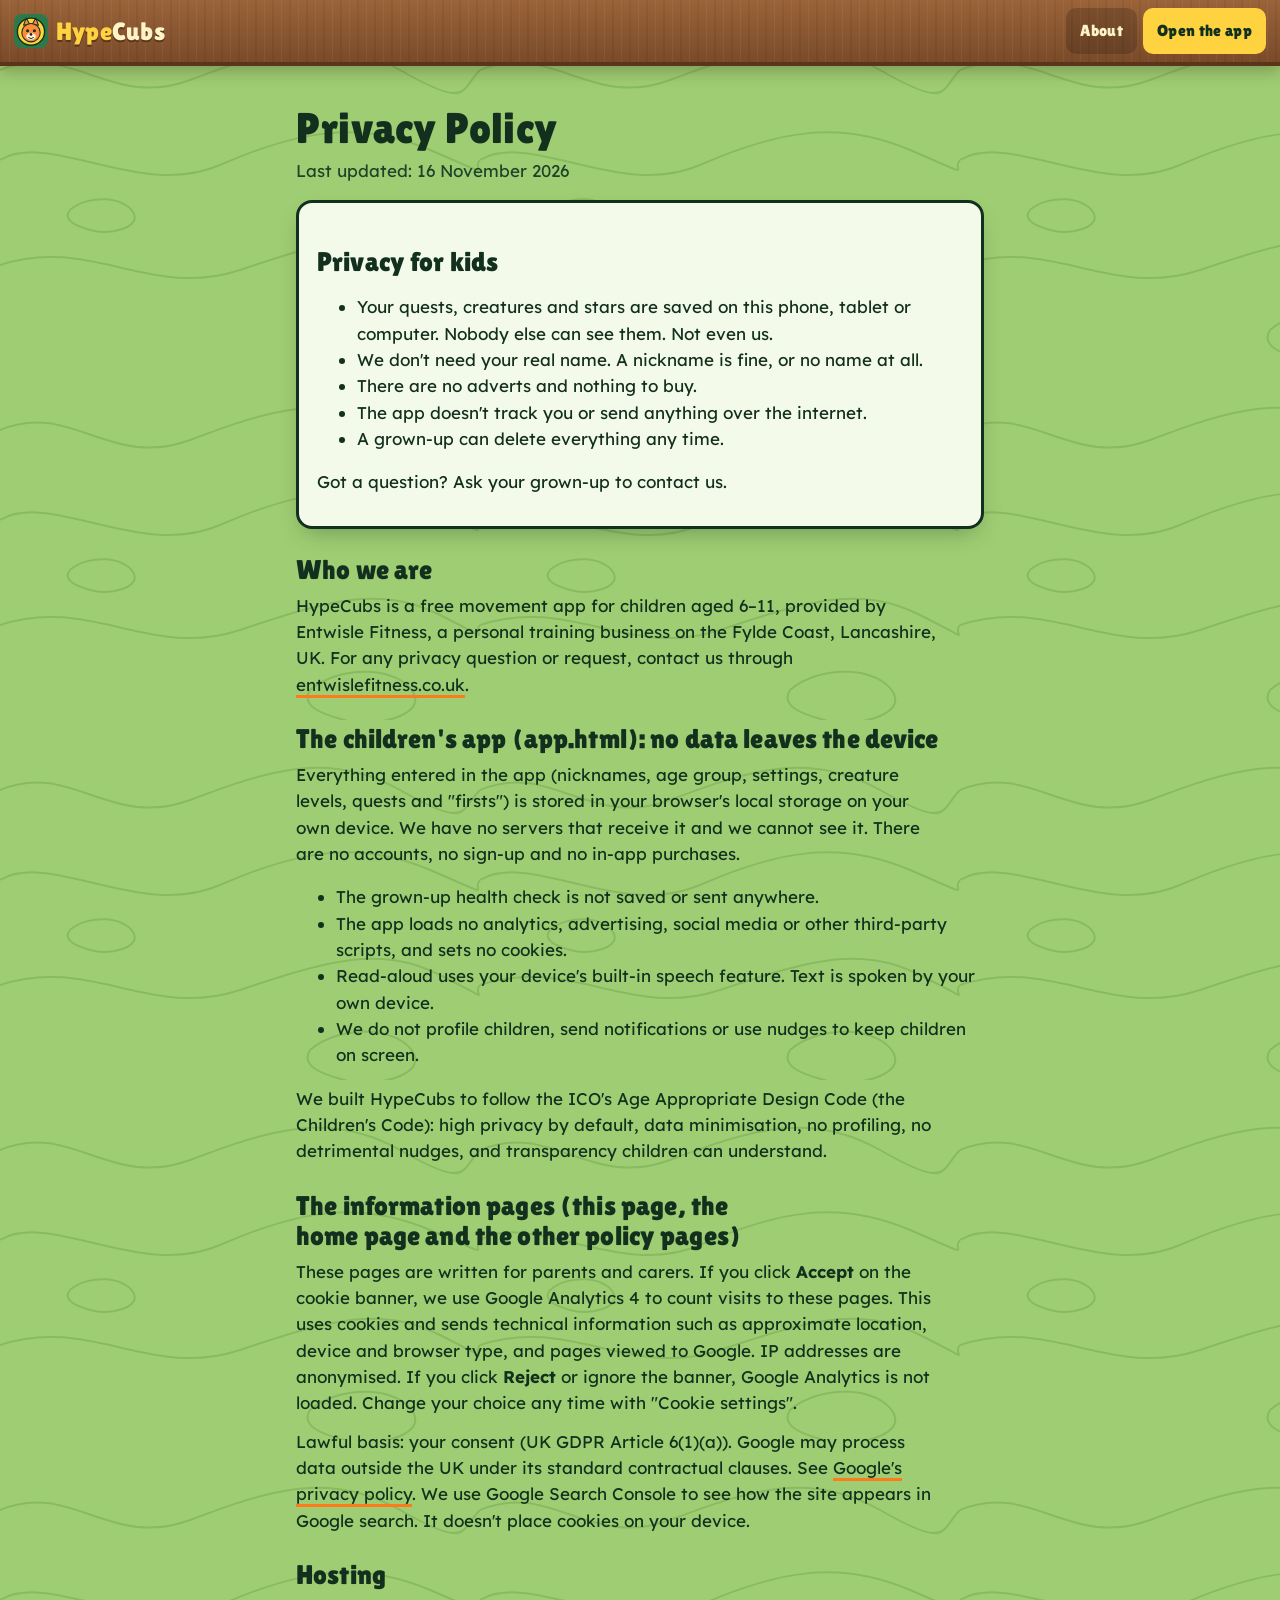
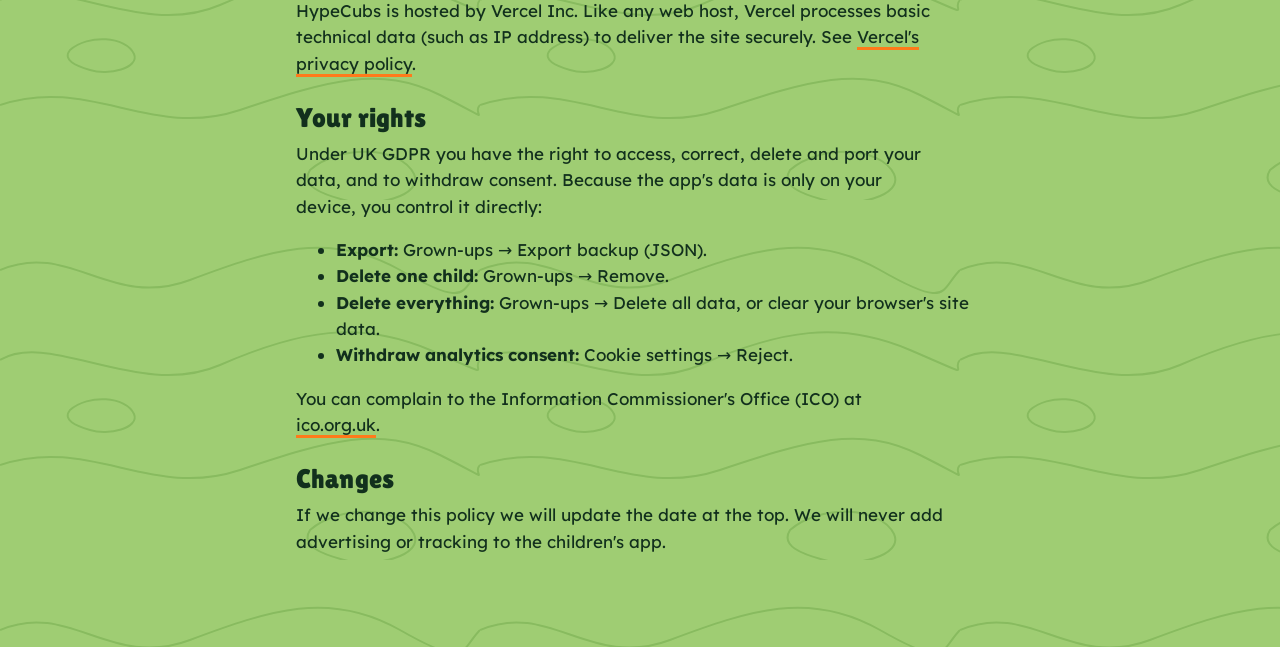
<file: privacy.html>
<!doctype html>
<html lang="en-GB">
<head>
<meta charset="utf-8">
<meta name="viewport" content="width=device-width, initial-scale=1">
<title>Privacy Policy: HypeCubs</title>
<meta name="description" content="How HypeCubs handles data: the children's app stores progress on the device only and uses no analytics.">
<link rel="stylesheet" href="styles.css">
<link rel="icon" href="icon.svg" type="image/svg+xml">
<script>window.GA_ID = ""; window.GSC_TOKEN = "";</script>
<script src="consent.js"></script>
</head>
<body>
<header class="top"><a class="brand" href="./"><img src="icon.svg" alt="" width="34" height="34"><span>Hype<b>Cubs</b></span></a><nav aria-label="Main"><a class="navlink" href="./">About</a><a class="navlink" href="app.html" style="background:var(--sign);color:var(--ink)">Open the app</a></nav></header>
<main class="doc" id="main">
<h1>Privacy Policy</h1>
<p class="muted">Last updated: 16 November 2026</p>

<section class="sheet" id="kids">
<h2>Privacy for kids</h2>
<ul>
  <li>Your quests, creatures and stars are saved on this phone, tablet or computer. Nobody else can see them. Not even us.</li>
  <li>We don't need your real name. A nickname is fine, or no name at all.</li>
  <li>There are no adverts and nothing to buy.</li>
  <li>The app doesn't track you or send anything over the internet.</li>
  <li>A grown-up can delete everything any time.</li>
</ul>
<p>Got a question? Ask your grown-up to contact us.</p>
</section>

<h2>Who we are</h2>
<p>HypeCubs is a free movement app for children aged 6–11, provided by Entwisle Fitness, a personal training business on the Fylde Coast, Lancashire, UK. For any privacy question or request, contact us through <a href="https://entwislefitness.co.uk" rel="noopener">entwislefitness.co.uk</a>.</p>

<h2>The children's app (app.html): no data leaves the device</h2>
<p>Everything entered in the app (nicknames, age group, settings, creature levels, quests and "firsts") is stored in your browser's local storage on your own device. We have no servers that receive it and we cannot see it. There are no accounts, no sign-up and no in-app purchases.</p>
<ul>
  <li>The grown-up health check is not saved or sent anywhere.</li>
  <li>The app loads no analytics, advertising, social media or other third-party scripts, and sets no cookies.</li>
  <li>Read-aloud uses your device's built-in speech feature. Text is spoken by your own device.</li>
  <li>We do not profile children, send notifications or use nudges to keep children on screen.</li>
</ul>
<p>We built HypeCubs to follow the ICO's Age Appropriate Design Code (the Children's Code): high privacy by default, data minimisation, no profiling, no detrimental nudges, and transparency children can understand.</p>

<h2>The information pages (this page, the home page and the other policy pages)</h2>
<p>These pages are written for parents and carers. If you click <b>Accept</b> on the cookie banner, we use Google Analytics 4 to count visits to these pages. This uses cookies and sends technical information such as approximate location, device and browser type, and pages viewed to Google. IP addresses are anonymised. If you click <b>Reject</b> or ignore the banner, Google Analytics is not loaded. Change your choice any time with "Cookie settings".</p>
<p>Lawful basis: your consent (UK GDPR Article 6(1)(a)). Google may process data outside the UK under its standard contractual clauses. See <a href="https://policies.google.com/privacy" rel="noopener">Google's privacy policy</a>. We use Google Search Console to see how the site appears in Google search. It doesn't place cookies on your device.</p>

<h2>Hosting</h2>
<p>HypeCubs is hosted by Vercel Inc. Like any web host, Vercel processes basic technical data (such as IP address) to deliver the site securely. See <a href="https://vercel.com/legal/privacy-policy" rel="noopener">Vercel's privacy policy</a>.</p>

<h2>Your rights</h2>
<p>Under UK GDPR you have the right to access, correct, delete and port your data, and to withdraw consent. Because the app's data is only on your device, you control it directly:</p>
<ul>
  <li><b>Export:</b> Grown-ups → Export backup (JSON).</li>
  <li><b>Delete one child:</b> Grown-ups → Remove.</li>
  <li><b>Delete everything:</b> Grown-ups → Delete all data, or clear your browser's site data.</li>
  <li><b>Withdraw analytics consent:</b> Cookie settings → Reject.</li>
</ul>
<p>You can complain to the Information Commissioner's Office (ICO) at <a href="https://ico.org.uk" rel="noopener">ico.org.uk</a>.</p>

<h2>Changes</h2>
<p>If we change this policy we will update the date at the top. We will never add advertising or tracking to the children's app.</p>
</main>
</body>
</html>
</file>
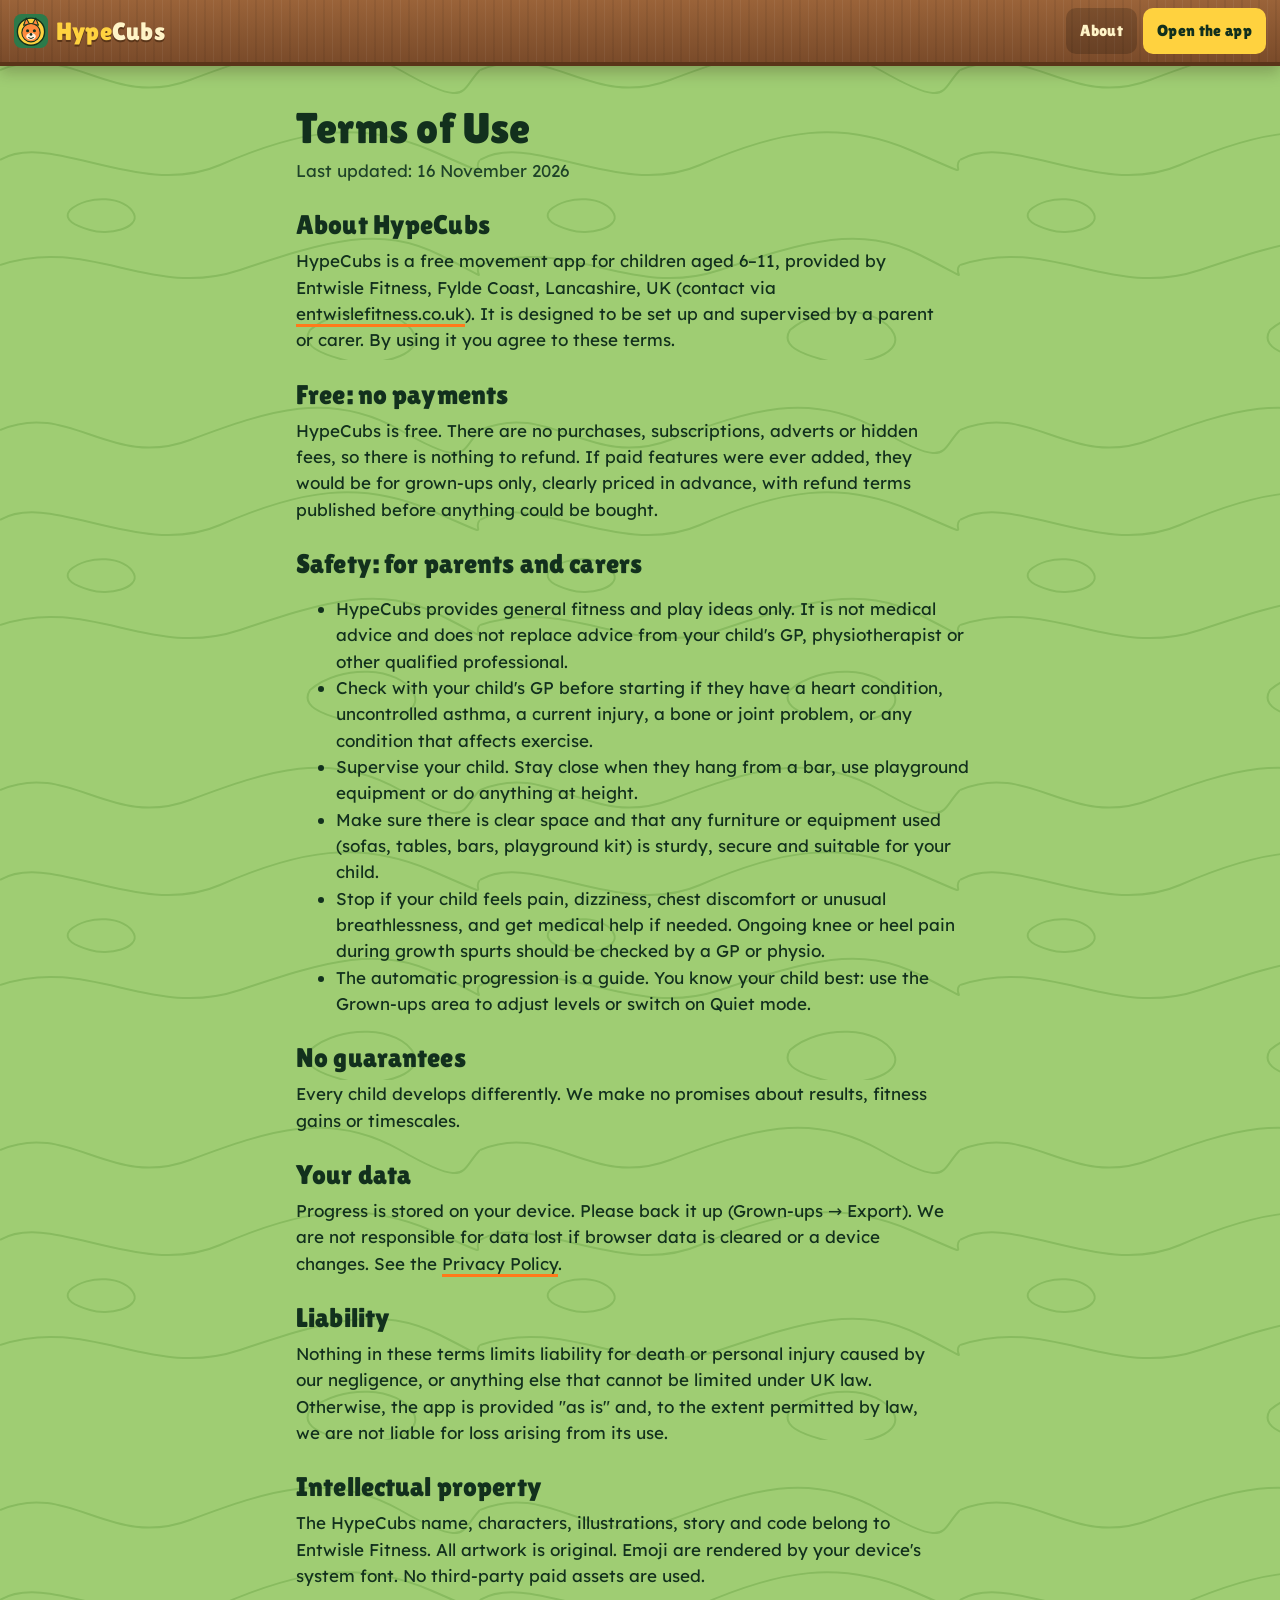
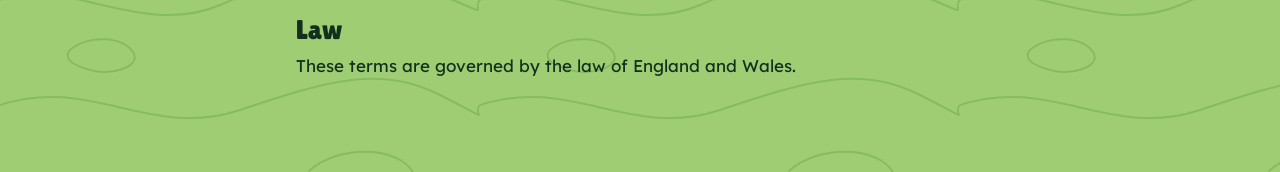
<file: terms.html>
<!doctype html>
<html lang="en-GB">
<head>
<meta charset="utf-8">
<meta name="viewport" content="width=device-width, initial-scale=1">
<title>Terms of Use: HypeCubs</title>
<meta name="description" content="Terms of use and safety information for HypeCubs.">
<link rel="stylesheet" href="styles.css">
<link rel="icon" href="icon.svg" type="image/svg+xml">
<script>window.GA_ID = ""; window.GSC_TOKEN = "";</script>
<script src="consent.js"></script>
</head>
<body>
<header class="top"><a class="brand" href="./"><img src="icon.svg" alt="" width="34" height="34"><span>Hype<b>Cubs</b></span></a><nav aria-label="Main"><a class="navlink" href="./">About</a><a class="navlink" href="app.html" style="background:var(--sign);color:var(--ink)">Open the app</a></nav></header>
<main class="doc" id="main">
<h1>Terms of Use</h1>
<p class="muted">Last updated: 16 November 2026</p>

<h2>About HypeCubs</h2>
<p>HypeCubs is a free movement app for children aged 6–11, provided by Entwisle Fitness, Fylde Coast, Lancashire, UK (contact via <a href="https://entwislefitness.co.uk" rel="noopener">entwislefitness.co.uk</a>). It is designed to be set up and supervised by a parent or carer. By using it you agree to these terms.</p>

<h2>Free: no payments</h2>
<p>HypeCubs is free. There are no purchases, subscriptions, adverts or hidden fees, so there is nothing to refund. If paid features were ever added, they would be for grown-ups only, clearly priced in advance, with refund terms published before anything could be bought.</p>

<h2>Safety: for parents and carers</h2>
<ul>
  <li>HypeCubs provides general fitness and play ideas only. It is not medical advice and does not replace advice from your child's GP, physiotherapist or other qualified professional.</li>
  <li>Check with your child's GP before starting if they have a heart condition, uncontrolled asthma, a current injury, a bone or joint problem, or any condition that affects exercise.</li>
  <li>Supervise your child. Stay close when they hang from a bar, use playground equipment or do anything at height.</li>
  <li>Make sure there is clear space and that any furniture or equipment used (sofas, tables, bars, playground kit) is sturdy, secure and suitable for your child.</li>
  <li>Stop if your child feels pain, dizziness, chest discomfort or unusual breathlessness, and get medical help if needed. Ongoing knee or heel pain during growth spurts should be checked by a GP or physio.</li>
  <li>The automatic progression is a guide. You know your child best: use the Grown-ups area to adjust levels or switch on Quiet mode.</li>
</ul>

<h2>No guarantees</h2>
<p>Every child develops differently. We make no promises about results, fitness gains or timescales.</p>

<h2>Your data</h2>
<p>Progress is stored on your device. Please back it up (Grown-ups → Export). We are not responsible for data lost if browser data is cleared or a device changes. See the <a href="privacy.html">Privacy Policy</a>.</p>

<h2>Liability</h2>
<p>Nothing in these terms limits liability for death or personal injury caused by our negligence, or anything else that cannot be limited under UK law. Otherwise, the app is provided "as is" and, to the extent permitted by law, we are not liable for loss arising from its use.</p>

<h2>Intellectual property</h2>
<p>The HypeCubs name, characters, illustrations, story and code belong to Entwisle Fitness. All artwork is original. Emoji are rendered by your device's system font. No third-party paid assets are used.</p>

<h2>Law</h2>
<p>These terms are governed by the law of England and Wales.</p>
</main>
</body>
</html>
</file>
<file: styles.css>
/* HypeCubs — Waymarked Trail world.
   Moss map ground + contour lines, creature zones, orange trail, timber posts and arrow-plank signs. */
@font-face { font-family: "Lilita One"; src: url("fonts/lilita-one-latin-400-normal.woff2") format("woff2"); font-display: swap; }
@font-face { font-family: "Lexend"; src: url("fonts/lexend-latin-wght-normal.woff2") format("woff2"); font-weight: 100 900; font-display: swap; }

:root {
  --moss: #9fcd73;
  --moss-deep: #a9d385;
  --contour: #93c46b;
  --ink: #12301d;
  --ink-soft: #1f4329;
  --sheet: #f3faea;
  --trail: #ff7a1a;
  --trail-deep: #e2590a;
  --sign: #ffd23f;
  --wood: #7a4b2a;
  --wood-dark: #5a3519;
  --wood-light: #9a6339;
  --go: #1f8a4c;
  --some: #2459c9;
  --tricky: #c8366f;
  --z-bear: #2c7a4a; --z-monkey: #1f9e7a; --z-kangaroo: #e9b23a;
  --z-crab: #3fa7d6; --z-flamingo: #ff8fb8; --z-gorilla: #7d7aa3;
  --display: "Lilita One", "Arial Rounded MT Bold", system-ui, sans-serif;
  --body: "Lexend", system-ui, -apple-system, "Segoe UI", sans-serif;
  --grain: repeating-linear-gradient(90deg, rgba(0,0,0,.06) 0 2px, transparent 2px 9px, rgba(255,255,255,.05) 9px 10px, transparent 10px 17px);
}
* { box-sizing: border-box; }
[hidden] { display: none !important; }
html, body { margin: 0; }
html { scrollbar-color: var(--wood) var(--moss); }
body {
  color: var(--ink); font: 400 17px/1.55 var(--body); min-height: 100vh;
  background-color: var(--moss);
  background-image: url("data:image/svg+xml,%3Csvg xmlns='http://www.w3.org/2000/svg' width='480' height='360' viewBox='0 0 480 360'%3E%3Cg fill='none' stroke='%2388bb5f' stroke-width='2' stroke-linejoin='round'%3E%3Cpath d='M0 70 C70 40 110 110 190 80 S330 30 400 70 S460 90 480 70'/%3E%3Cpath d='M0 160 C50 130 140 200 220 165 S360 120 430 150 S470 170 480 160'/%3E%3Cpath d='M0 265 C90 235 150 300 240 270 S380 225 440 255 S470 275 480 265'/%3E%3Cpath d='M310 330 c30 -26 90 -24 104 4 c10 22 -40 34 -70 26 c-22 -6 -44 -14 -34 -30z'/%3E%3Cpath d='M70 210 c18 -16 56 -14 64 4 c6 14 -26 22 -44 16 c-14 -4 -28 -10 -20 -20z'/%3E%3C/g%3E%3C/svg%3E");
  padding-bottom: env(safe-area-inset-bottom);
}
::selection { background: var(--trail); color: #1d0b00; }
a { color: var(--ink); text-decoration-color: var(--trail); text-decoration-thickness: 3px; text-underline-offset: 4px; }
button { font: inherit; color: inherit; }
input, select, textarea { caret-color: var(--trail-deep); }
:focus-visible { outline: 4px solid var(--trail); outline-offset: 3px; border-radius: 10px; }
.skip { position: absolute; left: -999px; top: 0; background: var(--sign); color: var(--ink); padding: 10px 14px; z-index: 99; font-weight: 700; }
.skip:focus { left: 8px; }

/* ---------- header: a timber plank ---------- */
.top { position: sticky; top: 0; z-index: 10; display: flex; flex-wrap: wrap; gap: 6px 12px; align-items: center; justify-content: space-between;
  padding: 8px 14px; background-color: var(--wood); background-image: var(--grain), linear-gradient(var(--wood-light), var(--wood)); border-bottom: 4px solid var(--wood-dark);
  box-shadow: 0 6px 14px rgba(40,22,8,.25); }
.brand { display: flex; align-items: center; gap: 8px; font: 400 1.55rem/1 var(--display); color: var(--sign); text-decoration: none; letter-spacing: .01em;
  text-shadow: 0 2px 0 var(--wood-dark); }
.brand b { font-weight: 400; color: #fff4c7; }
nav { display: flex; gap: 6px; flex-wrap: wrap; }
.nav, .navlink { background: rgba(0,0,0,.18); border: 0; color: #fff4c7; padding: 8px 14px; border-radius: 10px; cursor: pointer; min-height: 46px;
  font: 400 1.02rem/1 var(--display); letter-spacing: .02em; text-decoration: none; display: inline-flex; align-items: center; gap: 6px; }
.nav:hover, .navlink:hover { background: rgba(0,0,0,.3); }
.nav[aria-current="page"] { background: var(--sign); color: var(--ink); }

main { max-width: 640px; margin: 0 auto; padding: 18px 16px 8px; outline: none; position: relative; }
h1, h2, h3 { font-family: var(--display); font-weight: 400; letter-spacing: .005em; color: var(--ink); text-wrap: balance; }
h1 { font-size: clamp(2rem, 7vw, 2.7rem); line-height: 1.02; margin: 18px 0 8px; }
h2 { font-size: 1.7rem; line-height: 1.1; margin: 26px 0 8px; }
h3 { font-size: 1.25rem; margin: 6px 0 4px; }
p { margin: 0 0 12px; max-width: 65ch; }
.muted { color: var(--ink-soft); }
.small { font-size: .9rem; }
.big { font-size: 1.15rem; }
.center { text-align: center; }
.center p { margin-left: auto; margin-right: auto; }
.sub { font: 600 1rem/1.3 var(--body); color: var(--ink-soft); margin: -2px 0 12px; }
.warn { color: #9c1c44; font-weight: 700; }

/* ---------- map-legend sheet ---------- */
.sheet { background: var(--sheet); border: 3px solid var(--ink); border-radius: 16px; padding: 18px; margin: 16px 0;
  box-shadow: 0 10px 22px -8px rgba(18,48,29,.35); }
.sheet.alert { background: #ffe4ee; border-color: #9c1c44; }
.sheet.alert b { color: #7d1236; }

/* ---------- signs and planks ---------- */
.sign { --c: var(--trail); --t: #2a1100; display: flex; align-items: center; justify-content: center; gap: 10px; width: 100%; min-height: 66px; margin: 14px 0 6px;
  padding: 12px 46px 12px 22px; border: 0; cursor: pointer; text-decoration: none;
  font: 400 1.65rem/1 var(--display); letter-spacing: .02em; color: var(--t); background: var(--c);
  clip-path: polygon(0 0, calc(100% - 30px) 0, 100% 50%, calc(100% - 30px) 100%, 0 100%);
  filter: drop-shadow(0 6px 0 rgba(18,48,29,.28)); transition: transform .15s cubic-bezier(.2,.8,.2,1), filter .15s; }
.sign:hover { transform: translateX(4px); }
.sign:active { transform: translate(2px, 3px); filter: drop-shadow(0 2px 0 rgba(18,48,29,.28)); }
.sign.back { clip-path: polygon(30px 0, 100% 0, 100% 100%, 30px 100%, 0 50%); padding: 12px 22px 12px 46px; }
.sign svg { flex: 0 0 auto; }
.plank { display: inline-flex; align-items: center; justify-content: center; gap: 8px; min-height: 50px; padding: 10px 20px; border: 0; border-radius: 10px; cursor: pointer;
  font: 400 1.15rem/1 var(--display); letter-spacing: .02em; color: var(--sign); text-decoration: none;
  background: var(--grain), var(--wood); background-color: var(--wood); box-shadow: inset 0 -4px 0 var(--wood-dark), 0 4px 10px rgba(40,22,8,.25); }
.plank:hover { background: var(--grain), var(--wood-light); }
.plank:active { transform: translateY(2px); box-shadow: inset 0 -2px 0 var(--wood-dark); }
.plank.ghost { background: transparent; color: var(--ink); box-shadow: inset 0 0 0 3px var(--ink); }
.plank.ghost:hover { background: rgba(18,48,29,.08); }
.plank.danger { background: #9c1c44; color: #fff; box-shadow: inset 0 -4px 0 #6a0f2c; }
.linkbtn { background: none; border: 0; padding: 10px 2px; min-height: 46px; cursor: pointer; font: 600 1rem var(--body); color: var(--ink);
  text-decoration: underline; text-decoration-color: var(--trail); text-decoration-thickness: 3px; text-underline-offset: 5px; display: inline-flex; gap: 8px; align-items: center; }
.row { display: flex; gap: 10px; flex-wrap: wrap; align-items: center; }
.row.c { justify-content: center; }

/* ---------- the forest map ---------- */
.mapwrap { position: relative; margin: 6px -6px 0; }
.map { display: block; width: 100%; height: auto; border-radius: 22px; border: 4px solid var(--ink); background: #94c463;
  box-shadow: 0 14px 30px -10px rgba(18,48,29,.45); }
.map text { font-family: var(--display); }
.trail-case { stroke-dasharray: 1; stroke-dashoffset: 1; animation: draw 1.6s cubic-bezier(.3,.7,.2,1) .2s forwards; }
.trail-dash { opacity: 0; animation: fadein .4s ease-out 1.6s forwards; }
.post-pop { transform-box: fill-box; transform-origin: 50% 100%; animation: pop .5s cubic-bezier(.16,1,.3,1) both; }
.flame { transform-box: fill-box; transform-origin: 50% 100%; animation: flick 1.3s ease-in-out infinite alternate; }
@keyframes draw { to { stroke-dashoffset: 0; } }
@keyframes fadein { to { opacity: 1; } }
@keyframes pop { from { transform: scale(.2) translateY(10px); opacity: 0; } to { transform: none; opacity: 1; } }
@keyframes flick { from { transform: scaleY(.9) skewX(-3deg); } to { transform: scaleY(1.08) skewX(3deg); } }

.status { display: flex; gap: 14px; justify-content: center; flex-wrap: wrap; font: 600 .95rem var(--body); color: var(--ink-soft); margin: 6px 0 0; }
.status b { font: 400 1.2rem var(--display); color: var(--ink); }
.who { display: flex; gap: 8px; flex-wrap: wrap; align-items: center; margin: 4px 0 0; }
.chip { background: var(--sheet); border: 3px solid var(--ink); border-radius: 999px; padding: 6px 16px; min-height: 46px; cursor: pointer; font: 400 1.05rem var(--display); }
.chip.on { background: var(--trail); }

/* ---------- fingerpost: the home's menu ---------- */
.fingerpost { position: relative; margin: 30px auto 12px; padding: 10px 0 30px; max-width: 520px; }
.fingerpost::before { content: ""; position: absolute; left: 50%; top: 0; bottom: 0; width: 26px; transform: translateX(-50%);
  background: var(--grain), linear-gradient(90deg, var(--wood-dark), var(--wood) 40%, var(--wood-light) 70%, var(--wood-dark)); border-radius: 8px 8px 4px 4px; }
.fingerpost::after { content: ""; position: absolute; left: 50%; bottom: -6px; width: 96px; height: 16px; transform: translateX(-50%); background: #7fae5c; border-radius: 50%; }
.finger { position: relative; z-index: 1; display: flex; align-items: center; gap: 10px; width: 56%; min-height: 64px; margin: 10px 0; padding: 10px 40px 10px 16px;
  border: 0; cursor: pointer; text-align: left; color: var(--sign); font: 400 1.18rem/1.05 var(--display); letter-spacing: .02em;
  background: var(--grain), var(--wood); background-color: var(--wood); clip-path: polygon(0 0, calc(100% - 26px) 0, 100% 50%, calc(100% - 26px) 100%, 0 100%);
  filter: drop-shadow(0 5px 0 rgba(40,22,8,.35)); transition: transform .18s cubic-bezier(.2,.8,.2,1); }
.finger:nth-child(odd) { margin-left: 44%; }
.finger:nth-child(even) { margin-left: 0; padding: 10px 16px 10px 40px; justify-content: flex-end; text-align: right;
  clip-path: polygon(26px 0, 100% 0, 100% 100%, 26px 100%, 0 50%); }
.finger:nth-child(odd):hover { transform: translateX(5px) rotate(-1deg); }
.finger:nth-child(even):hover { transform: translateX(-5px) rotate(1deg); }
.finger small { display: block; font: 600 .78rem var(--body); color: #f5dfa8; letter-spacing: 0; }
.finger.locked { color: #d9c08a; background: var(--grain), #8d6a4f; }
.finger svg { flex: 0 0 auto; }

/* ---------- waymarker discs (creatures) ---------- */
.disc { display: inline-block; filter: drop-shadow(0 4px 0 rgba(18,48,29,.3)); }
.stars { display: inline-flex; gap: 4px; vertical-align: middle; }
.stars i { width: 13px; height: 13px; background: rgba(18,48,29,.18); clip-path: polygon(50% 0, 62% 35%, 100% 38%, 70% 60%, 80% 100%, 50% 77%, 20% 100%, 30% 60%, 0 38%, 38% 35%); }
.stars i.on { background: var(--trail-deep); }

/* ---------- path choice: two finger signs ---------- */
.forks { display: grid; gap: 14px; margin: 10px 0; }
.fork { --c: var(--wood); display: flex; align-items: center; gap: 12px; min-height: 104px; padding: 12px 48px 12px 18px; border: 0; cursor: pointer; text-align: left; color: var(--sign);
  background: var(--grain), var(--c); background-color: var(--c); clip-path: polygon(0 0, calc(100% - 34px) 0, 100% 50%, calc(100% - 34px) 100%, 0 100%);
  filter: drop-shadow(0 6px 0 rgba(40,22,8,.35)); transition: transform .18s; }
.fork.l { padding: 12px 18px 12px 48px; clip-path: polygon(34px 0, 100% 0, 100% 100%, 34px 100%, 0 50%); }
.fork:hover { transform: scale(1.02); }
.fork b { display: block; font: 400 1.4rem/1.05 var(--display); margin-bottom: 6px; }
.fork .discs { display: flex; gap: 6px; }
.fork .discs span { display: flex; flex-direction: column; align-items: center; font: 600 .78rem var(--body); color: #fff1c9; }

/* ---------- the post (mission screen) ---------- */
.post { position: relative; margin: 34px auto 10px; max-width: 520px; padding: 70px 20px 22px; border-radius: 18px; text-align: center; color: #fff8e3;
  background-color: var(--wood); background-image: var(--grain), linear-gradient(90deg, var(--wood-dark), var(--wood) 18%, var(--wood-light) 55%, var(--wood) 85%, var(--wood-dark));
  box-shadow: inset 0 -6px 0 rgba(0,0,0,.2), 0 16px 30px -12px rgba(40,22,8,.6); }
.post .crest { position: absolute; left: 50%; top: -46px; transform: translateX(-50%); }
.post h1 { color: var(--sign); margin: 6px 0 6px; text-shadow: 0 3px 0 var(--wood-dark); }
.post .who-line { font: 600 .95rem var(--body); color: #f5dfa8; margin: 0 0 4px; }
.post .cue { font-size: 1.12rem; color: #fff8e3; max-width: 40ch; margin: 0 auto 12px; }
.post .target { display: inline-block; font: 400 2rem/1.05 var(--display); color: var(--ink); background: var(--sign); padding: 10px 18px; border-radius: 12px; margin: 6px 0 4px;
  box-shadow: inset 0 -4px 0 rgba(0,0,0,.15); }
.post .pill { display: inline-block; font: 600 .85rem var(--body); background: var(--z-crab); color: #052637; padding: 4px 12px; border-radius: 999px; margin-bottom: 6px; }
.post .sign { margin-top: 18px; }
.tools { display: flex; gap: 8px; flex-wrap: wrap; justify-content: center; margin-top: 12px; }
.tool { display: inline-flex; align-items: center; gap: 8px; min-height: 46px; padding: 8px 14px; border-radius: 10px; border: 2px solid rgba(255,244,199,.55); background: rgba(0,0,0,.18);
  color: #fff4c7; font: 600 .95rem var(--body); cursor: pointer; }
.tool:hover { background: rgba(0,0,0,.32); }
.sheet .tool { color: var(--ink); background: transparent; border-color: var(--ink); }

/* rounds: one unbroken row of trail markers with a "you are here" light */
.markers { display: flex; align-items: center; justify-content: center; gap: 0; margin: 4px auto 0; max-width: 520px; padding: 0 8px; }
.markers i { position: relative; flex: 1 1 0; height: 6px; background: repeating-linear-gradient(90deg, var(--trail) 0 10px, transparent 10px 16px); }
.markers i:first-child { flex: 0 0 0; }
.markers b { position: relative; z-index: 1; flex: 0 0 auto; width: 22px; height: 22px; border-radius: 50%; background: var(--sheet); border: 3px solid var(--ink); }
.markers b.done { background: var(--go); }
.markers b.now { width: 30px; height: 30px; background: var(--trail); box-shadow: 0 0 0 6px rgba(255,122,26,.3); animation: here 1.4s ease-in-out infinite; }
.markers b.gap { margin-left: 10px; }
@keyframes here { 50% { box-shadow: 0 0 0 11px rgba(255,122,26,.12); } }
.markers-label { text-align: center; font: 600 .9rem var(--body); color: var(--ink-soft); margin: 8px 0 0; }
.markers-label + .post, .markers + .post { margin-top: 64px; }
.post .stars i { background: rgba(255,248,227,.28); }
.post .stars i.on { background: var(--sign); }

.count { font: 400 7rem/1 var(--display); color: var(--sign); margin: 10px 0; font-variant-numeric: tabular-nums; text-shadow: 0 5px 0 var(--wood-dark); }
.answers { display: grid; gap: 12px; margin-top: 16px; }
.answers .sign { margin: 0; color: #fff; font-size: 1.5rem; }
.answers .a1 { --c: var(--go); } .answers .a2 { --c: var(--some); } .answers .a3 { --c: var(--tricky); }
.faces { display: flex; gap: 12px; justify-content: center; flex-wrap: wrap; margin: 16px 0 6px; }
.face { display: flex; flex-direction: column; align-items: center; gap: 6px; min-width: 100px; padding: 12px; border-radius: 16px; border: 3px solid var(--ink); background: var(--sheet);
  font: 400 1.1rem var(--display); cursor: pointer; transition: transform .15s; }
.face:hover { transform: translateY(-3px) rotate(-2deg); }

/* ---------- legend list (codex) ---------- */
.legend { list-style: none; padding: 0; margin: 12px 0; }
.legend li + li { border-top: 2px dashed rgba(18,48,29,.25); }
.legend button { display: flex; align-items: center; gap: 14px; width: 100%; padding: 10px 6px; min-height: 84px; border: 0; background: none; cursor: pointer; text-align: left; border-radius: 12px; }
.legend button:hover { background: rgba(18,48,29,.06); }
.legend b { display: block; font: 400 1.35rem/1.05 var(--display); }
.legend .zone { font: 600 .85rem var(--body); color: var(--ink-soft); }
.legend .go { margin-left: auto; color: var(--trail-deep); }

/* creature route: five stops */
.route { list-style: none; padding: 0 0 0 8px; margin: 14px 0; position: relative; }
.route::before { content: ""; position: absolute; left: 25px; top: 18px; bottom: 18px; width: 6px; background: repeating-linear-gradient(var(--trail) 0 10px, transparent 10px 16px); }
.route li { position: relative; display: flex; gap: 14px; align-items: flex-start; padding: 8px 0; }
.route .stop { position: relative; z-index: 1; flex: 0 0 40px; height: 40px; border-radius: 50%; display: grid; place-items: center; background: var(--sheet); border: 3px solid var(--ink);
  font: 400 1.1rem var(--display); }
.route li.got .stop { background: var(--go); color: #fff; }
.route li.now .stop { background: var(--trail); width: 44px; height: 44px; flex-basis: 44px; margin-left: -2px; }
.route li.locked { color: var(--ink-soft); }
.route b { display: block; font: 400 1.18rem/1.1 var(--display); color: var(--ink); }
.route li.locked b { color: var(--ink-soft); }

/* ---------- logs (story, firsts) ---------- */
.log { list-style: none; padding: 0; }
.log li { display: flex; gap: 12px; align-items: flex-start; padding: 12px 0; border-bottom: 2px dashed rgba(18,48,29,.25); }
.log li:last-child { border-bottom: 0; }
.log b { display: block; font: 400 1.15rem/1.15 var(--display); }
.log span { font-size: .9rem; color: var(--ink-soft); }
.tally { display: grid; grid-template-columns: repeat(3, 1fr); gap: 10px; margin: 14px 0; text-align: center; }
.tally div { padding: 10px 4px; border-radius: 14px; background: var(--grain), var(--wood); background-color: var(--wood); color: #fff1c9; font: 600 .85rem var(--body); }
.tally b { display: block; font: 400 2rem/1 var(--display); color: var(--sign); }
.chapter { font: 600 .95rem var(--body); color: var(--ink-soft); }

/* ---------- forms ---------- */
label { display: block; margin: 14px 0 6px; font-weight: 700; }
input:not([type=checkbox]):not([type=radio]):not([type=file]), select { width: 100%; min-height: 52px; padding: 12px 14px; border-radius: 12px; border: 3px solid var(--ink);
  background: #fff; color: var(--ink); font: 500 1.05rem var(--body); }
input::placeholder { color: #5f7a66; }
fieldset { border: 3px solid var(--ink); border-radius: 14px; padding: 10px 14px 12px; margin: 14px 0; }
legend { font: 400 1.15rem var(--display); padding: 0 8px; }
.opt { display: flex; gap: 12px; align-items: flex-start; padding: 9px 0; margin: 0; font-weight: 500; }
.opt input { width: 26px; height: 26px; flex: 0 0 26px; margin-top: 1px; accent-color: var(--trail-deep); }
.filebtn input { position: absolute; width: 1px; height: 1px; opacity: 0; }
.filebtn:focus-within { outline: 4px solid var(--trail); outline-offset: 3px; }
.steps li { margin: 8px 0; }
.prof { display: flex; justify-content: space-between; gap: 10px; flex-wrap: wrap; align-items: center; padding: 12px 0; border-bottom: 2px dashed rgba(18,48,29,.25); }
.prof .tools { margin: 0; }

/* ---------- hidden cub ---------- */
.hidden-cub { position: absolute; z-index: 5; width: 44px; height: 44px; padding: 0; border: 0; background: none; cursor: pointer; opacity: .9; }
.hidden-cub:hover { transform: scale(1.15); }

/* ---------- toast, dialog, confetti ---------- */
.hype { position: fixed; left: 50%; bottom: 20px; z-index: 30; transform: translate(-50%, 24px); opacity: 0; pointer-events: none; width: max-content; max-width: calc(100% - 28px);
  padding: 14px 44px 14px 20px; text-align: center; font: 400 1.2rem/1.2 var(--display); color: #2a1100; background: var(--sign);
  clip-path: polygon(0 0, calc(100% - 26px) 0, 100% 50%, calc(100% - 26px) 100%, 0 100%); filter: drop-shadow(0 6px 0 rgba(18,48,29,.3));
  transition: transform .35s cubic-bezier(.16,1,.3,1), opacity .2s; }
.hype.show { opacity: 1; transform: translate(-50%, 0); }
.modal { position: fixed; inset: 0; z-index: 40; display: grid; place-items: center; padding: 16px; background: rgba(12,32,19,.72); }
.modal .box { width: 100%; max-width: 440px; max-height: 90vh; overflow: auto; padding: 22px; text-align: center; border-radius: 18px; border: 4px solid var(--ink); background: var(--sheet);
  box-shadow: 0 20px 40px rgba(0,0,0,.35); }
.modal .box h2 { margin-top: 6px; }
.confetti { position: fixed; inset: 0; z-index: 45; pointer-events: none; overflow: hidden; }
.confetti i { position: absolute; top: -20px; width: 14px; height: 14px; animation: fall 1.9s cubic-bezier(.3,.1,.6,1) forwards;
  clip-path: polygon(50% 0, 100% 50%, 50% 100%, 0 50%); }
.confetti i:nth-child(3n) { border-radius: 50% 0; clip-path: none; width: 12px; height: 18px; }
@keyframes fall { to { transform: translateY(108vh) rotate(540deg); } }

/* consent banner (parent pages) */
.consent { position: fixed; left: 12px; right: 12px; bottom: 12px; z-index: 50; max-width: 620px; margin: 0 auto; padding: 14px 16px; border-radius: 16px; border: 3px solid var(--ink);
  background: var(--sheet); box-shadow: 0 14px 30px rgba(0,0,0,.25); }
.consent p { margin: 0 0 10px; }
.consent-btns { display: flex; gap: 8px; justify-content: flex-end; }
.consent .btn, .consent button { font: 400 1.05rem var(--display); border-radius: 10px; min-height: 46px; padding: 8px 16px; cursor: pointer; border: 3px solid var(--ink); background: var(--sheet); color: var(--ink); }
.consent .btn:last-child { background: var(--trail); }

.foot { max-width: 640px; margin: 36px auto 0; padding: 18px 16px 110px; text-align: center; font-size: .9rem; color: var(--ink-soft); border-top: 3px dashed rgba(18,48,29,.3); }
.foot p { margin: 0 auto 8px; }
table { width: 100%; border-collapse: collapse; font-size: .92rem; }
td, th { text-align: left; padding: 8px 4px; border-bottom: 2px dashed rgba(18,48,29,.25); vertical-align: top; }
th { font-family: var(--display); font-weight: 400; }

/* ---------- parent landing + legal ---------- */
.doc { max-width: 720px; margin: 0 auto; padding: 20px 16px 80px; }
.doc h1 { margin-top: 20px; }
.land { max-width: 1080px; }
.hero-trail { display: grid; gap: 22px; align-items: center; margin-top: 10px; }
.hero-trail h1 { font-size: clamp(2.4rem, 6.4vw, 4.4rem); line-height: .98; margin: 6px 0 12px; }
.hero-trail .lead { font-size: 1.18rem; max-width: 46ch; }
.hero-trail .sign { max-width: 420px; }
.crew-map { position: relative; }
.stages { display: grid; gap: 14px; margin: 14px 0; }
.stage { display: grid; grid-template-columns: 64px 1fr; gap: 14px; align-items: start; }
.stage .stop { width: 56px; height: 56px; border-radius: 50%; display: grid; place-items: center; background: var(--trail); border: 3px solid var(--ink); font: 400 1.5rem var(--display); }
.stage h3 { margin: 4px 0 4px; font-size: 1.4rem; }
.creature-row { display: flex; flex-wrap: wrap; gap: 14px 18px; justify-content: center; margin: 16px 0; }
.creature-row figure { margin: 0; text-align: center; font: 600 .88rem var(--body); width: 100px; }
.creature-row img { width: 88px; height: 88px; }
.creature-row figcaption b { display: block; font: 400 1.2rem var(--display); }
.promise { display: grid; gap: 4px 18px; }
.promise h3 { margin-bottom: 0; }
details { border-bottom: 2px dashed rgba(18,48,29,.3); padding: 10px 2px; }
summary { font: 400 1.2rem var(--display); cursor: pointer; min-height: 40px; display: flex; align-items: center; }
details p { margin: 6px 0 4px; }
.board-wood { padding: 22px; border-radius: 18px; color: #fff8e3; background-color: var(--wood); background-image: var(--grain), linear-gradient(var(--wood-light), var(--wood)); box-shadow: 0 16px 30px -12px rgba(40,22,8,.6); }
.board-wood h2 { color: var(--sign); margin-top: 0; }
.board-wood p { color: #fff8e3; }
.board-wood a:not(.sign) { color: #fff8e3; }

@media (min-width: 860px) {
  .hero-trail { grid-template-columns: 1fr 1.05fr; }
  .stages { grid-template-columns: repeat(3, 1fr); }
  .stage { grid-template-columns: 1fr; }
  .promise { grid-template-columns: repeat(3, 1fr); }
}
@media (max-width: 400px) {
  .finger { width: 62%; font-size: 1.05rem; padding-right: 34px; }
  .finger:nth-child(odd) { margin-left: 38%; }
  .finger:nth-child(even) { padding-left: 34px; }
  .count { font-size: 5.6rem; }
}
@media (prefers-reduced-motion: reduce) {
  *, *::before, *::after { animation: none !important; transition: none !important; }
  .trail-case { stroke-dashoffset: 0; }
  .trail-dash { opacity: 1; }
  .confetti { display: none; }
}

/* trail views: no footer links mid-workout */
body[data-trail] .foot { display: none; }
/* wider app layout: map + signpost side by side */
@media (min-width: 1024px) {
  main[data-view="home"] { max-width: 1060px; }
  .home-cols { display: grid; grid-template-columns: minmax(0, 1.15fr) minmax(0, 1fr); gap: 36px; align-items: start; }
  .home-main { max-width: calc(58vh * .766 + 14px); }
  .home-main .mapwrap { margin: 6px 0 0; }
  .home-main .map { max-height: 58vh; width: 100%; }
  .home-cols .fingerpost { margin-top: 70px; }
  .finger { width: 60%; }
  .finger:nth-child(odd) { margin-left: 40%; }
}
/* landing hero: title, map, then copy on phones; map beside on desktop */
.hero-trail { grid-template-areas: "title" "map" "cta" "copy"; }
.hero-trail .hero-cta { grid-area: cta; }
.hero-trail .hero-cta .sign { margin: 0; }
.hero-map { position: relative; }
.trailhead-cta { position: absolute; left: 60%; bottom: 2.2%; transform: translateX(-50%); display: inline-flex; align-items: center; gap: 6px; padding: 8px 30px 8px 14px; font: 400 1.05rem/1 var(--display); color: #2a1100; background: var(--sign); clip-path: polygon(0 0, calc(100% - 18px) 0, 100% 50%, calc(100% - 18px) 100%, 0 100%); filter: drop-shadow(0 4px 0 rgba(18,48,29,.35)); transition: transform .18s cubic-bezier(.16,1,.3,1); white-space: nowrap; }
.hero-map:hover .trailhead-cta, .hero-map:focus-visible .trailhead-cta { transform: translateX(-50%) scale(1.08); background: var(--trail); }
.hero-trail > h1 { grid-area: title; margin-bottom: 0; }
.hero-trail .hero-map { grid-area: map; display: block; text-decoration: none; border-radius: 22px; }
.hero-trail .hero-copy { grid-area: copy; }
@media (min-width: 860px) {
  .hero-trail { grid-template-areas: "title map" "copy map" "cta map"; grid-template-rows: auto auto 1fr; }
  .hero-trail .hero-cta { align-self: start; }
  .hero-trail .hero-copy { align-self: end; }
}
@media (min-width: 860px) {
  .hero-trail > h1 { align-self: end; }
}
</file>
